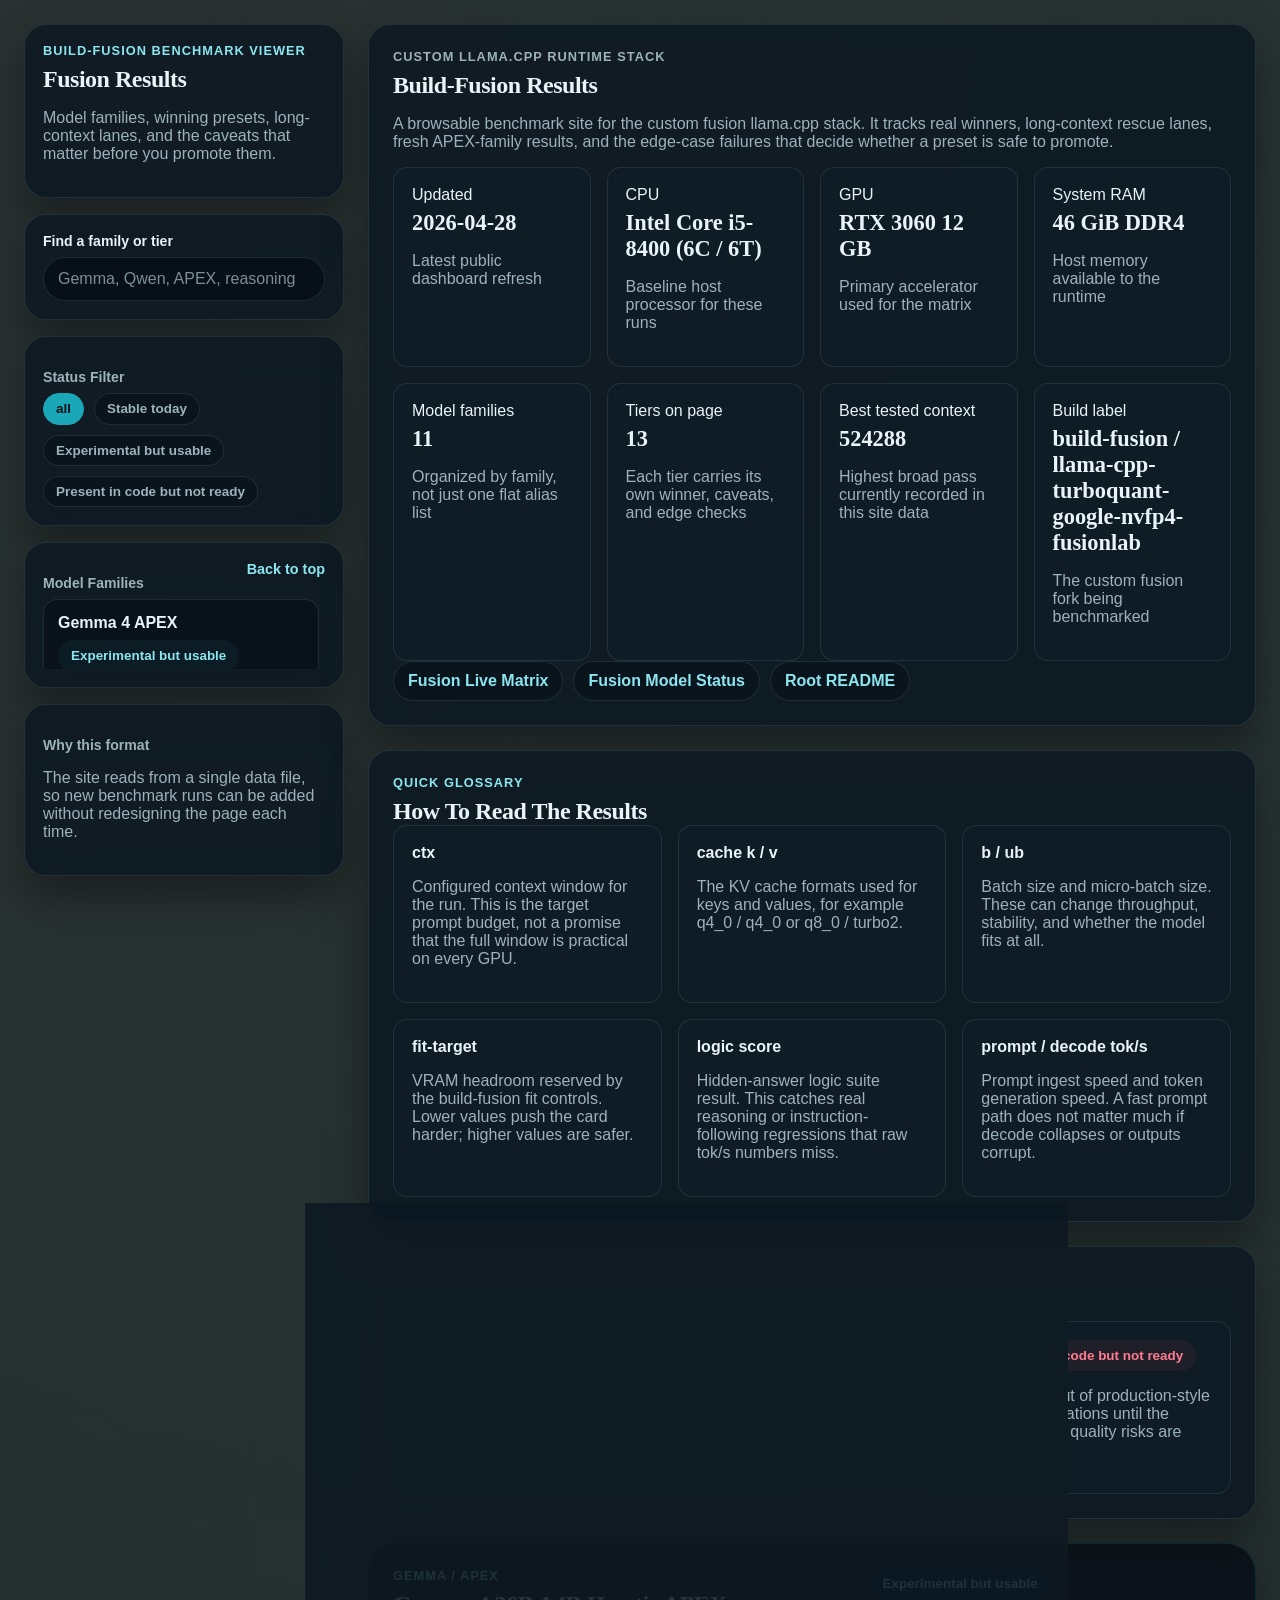
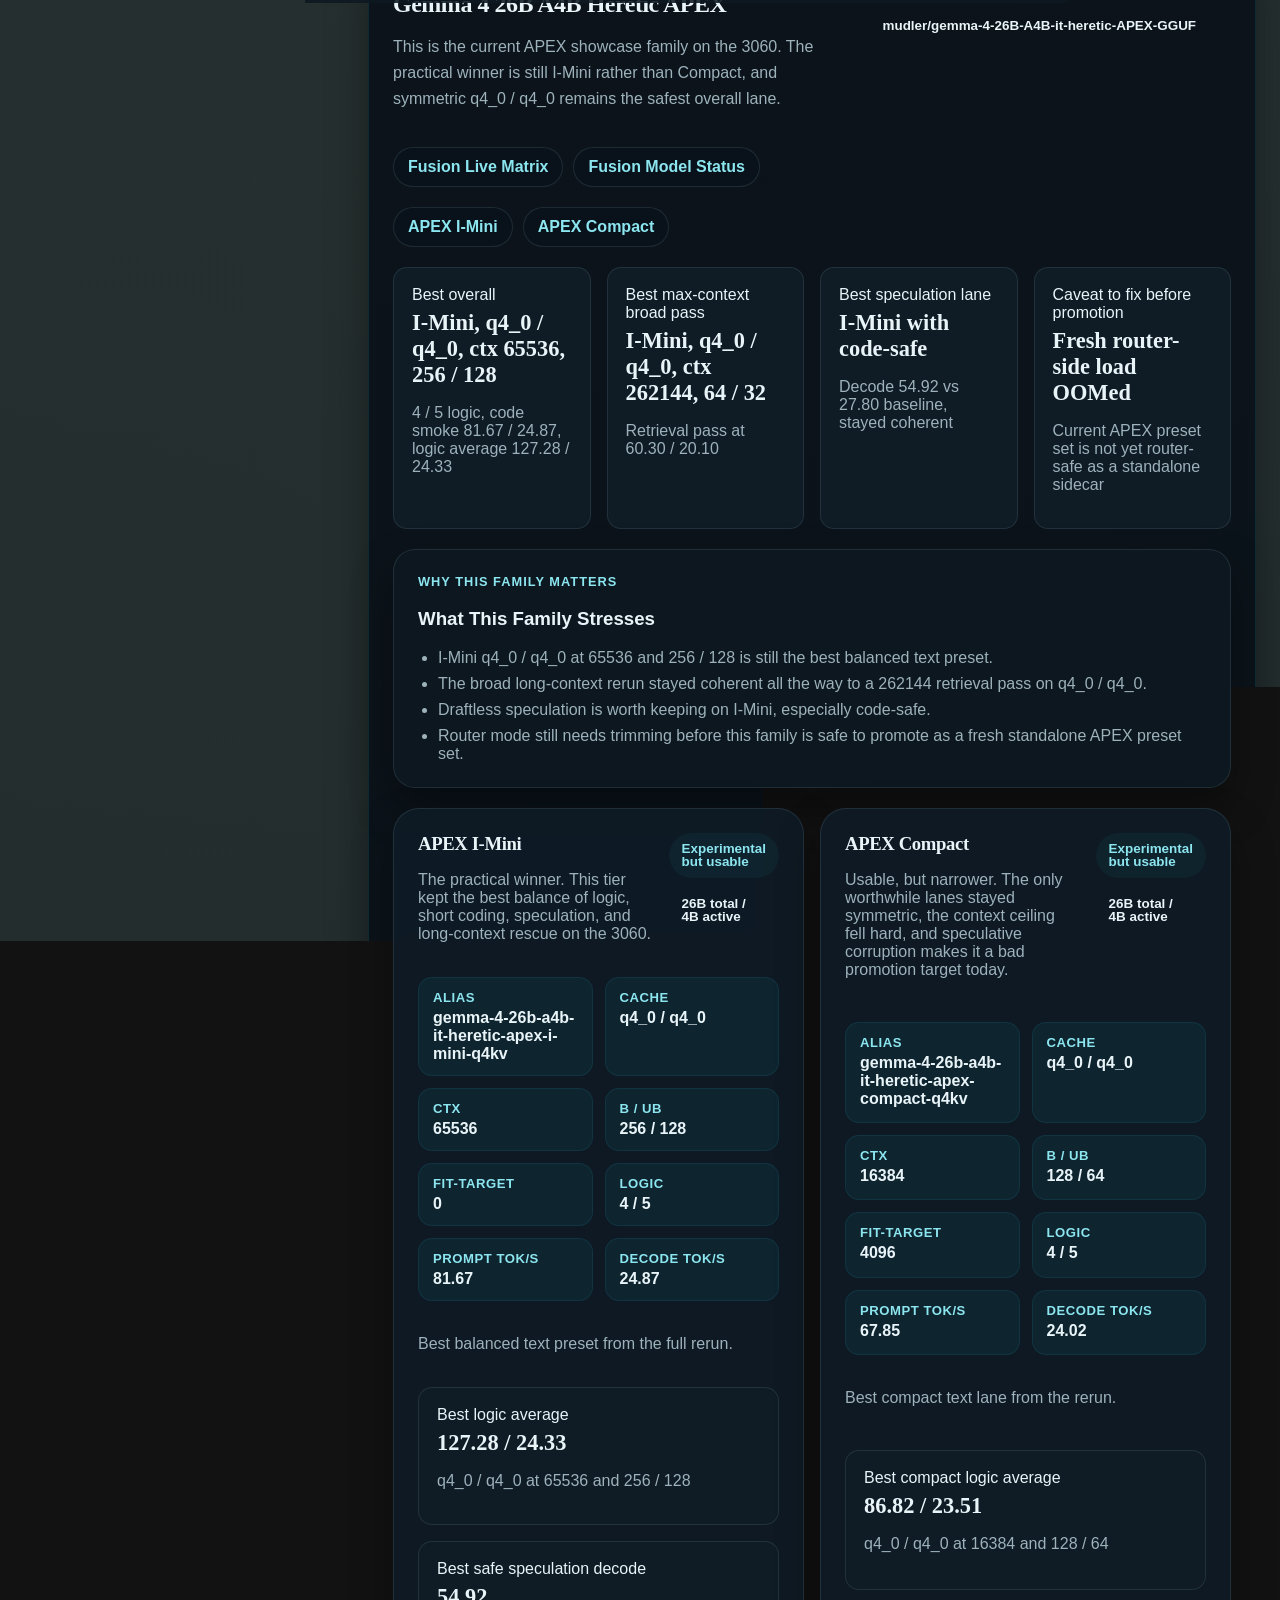
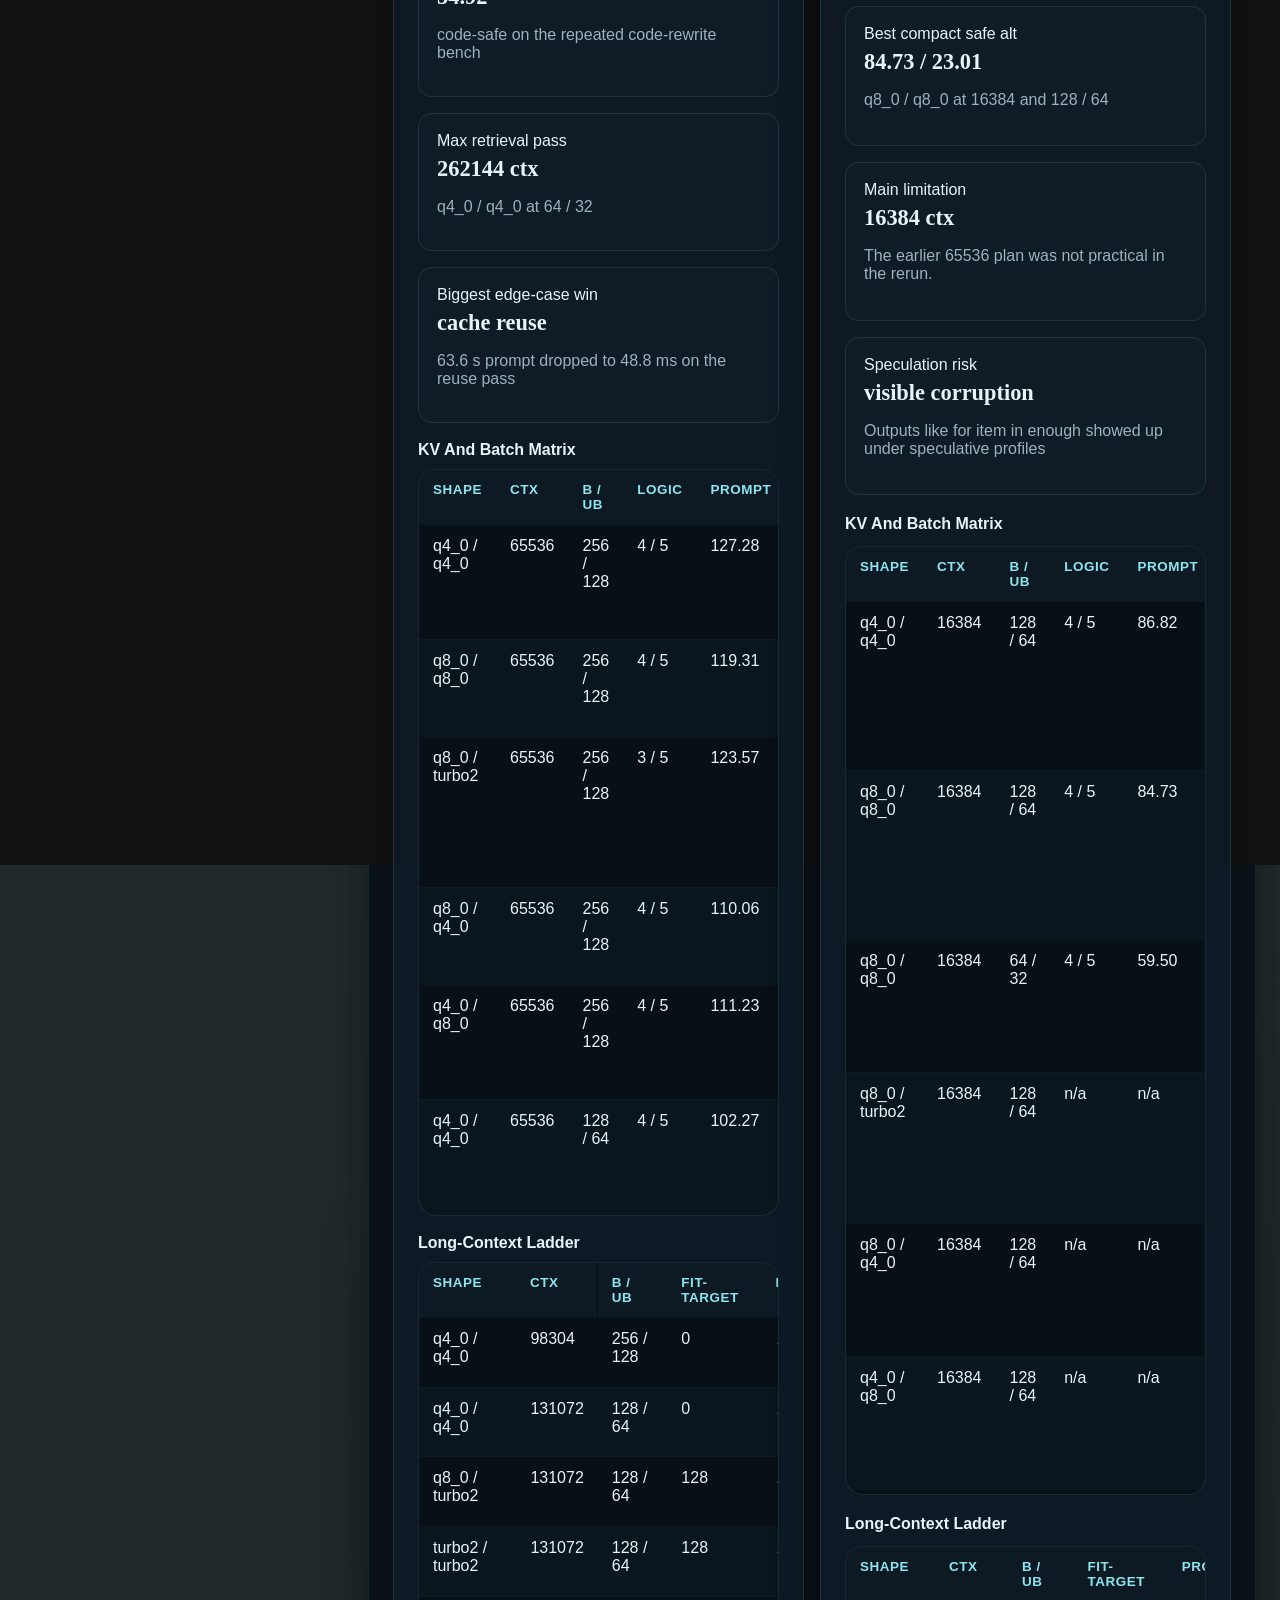
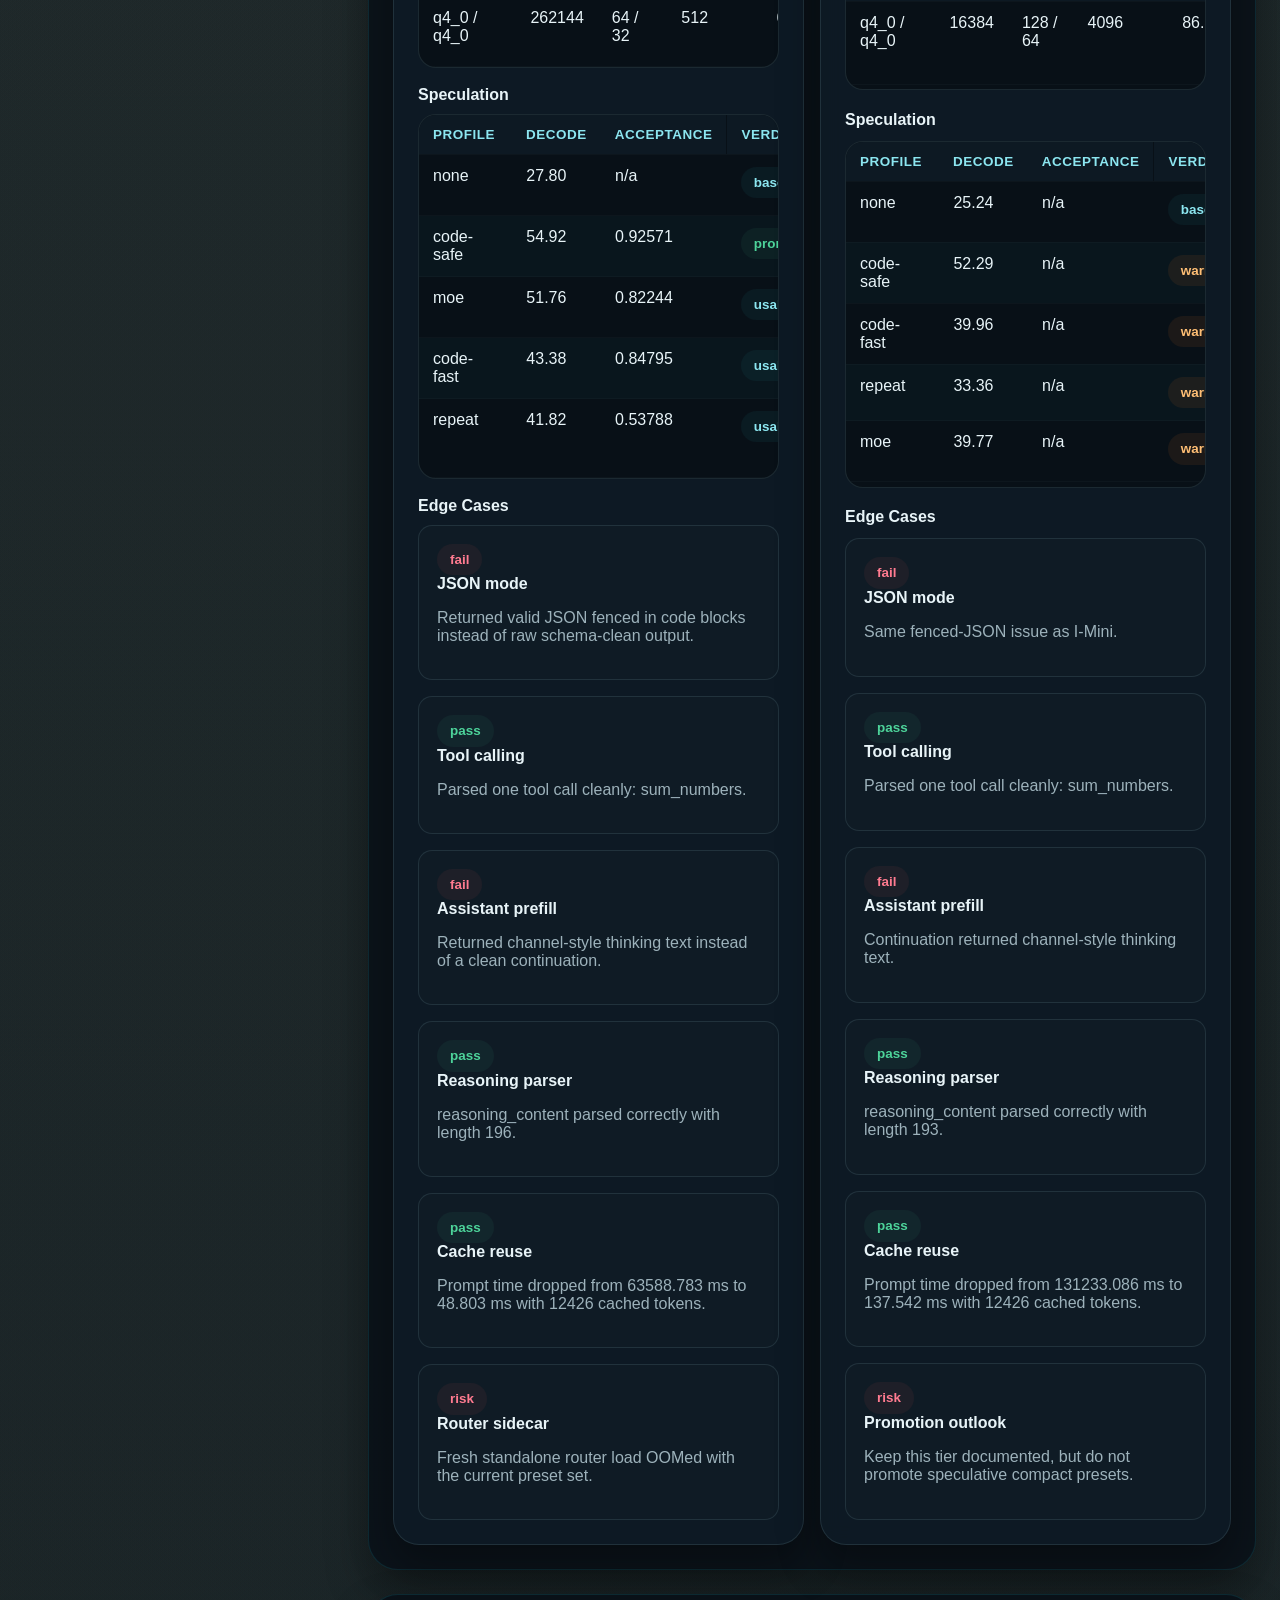
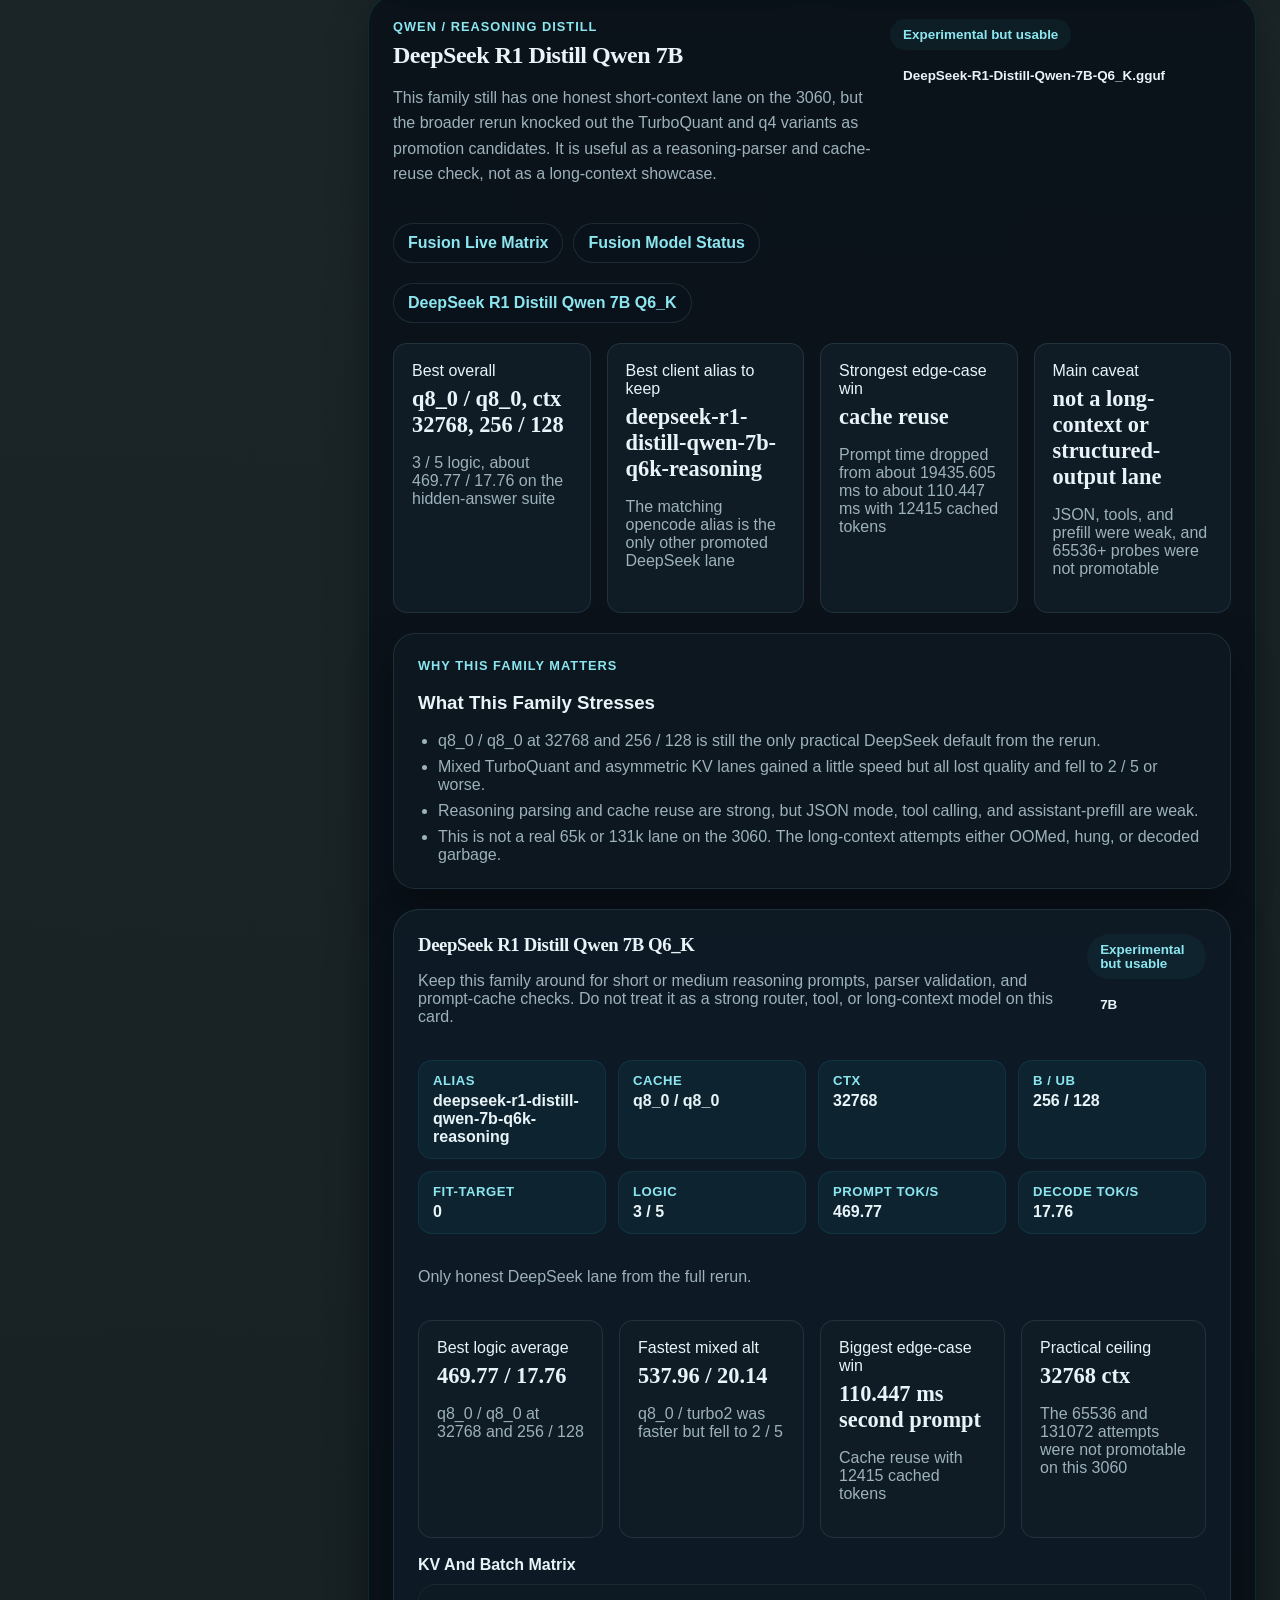
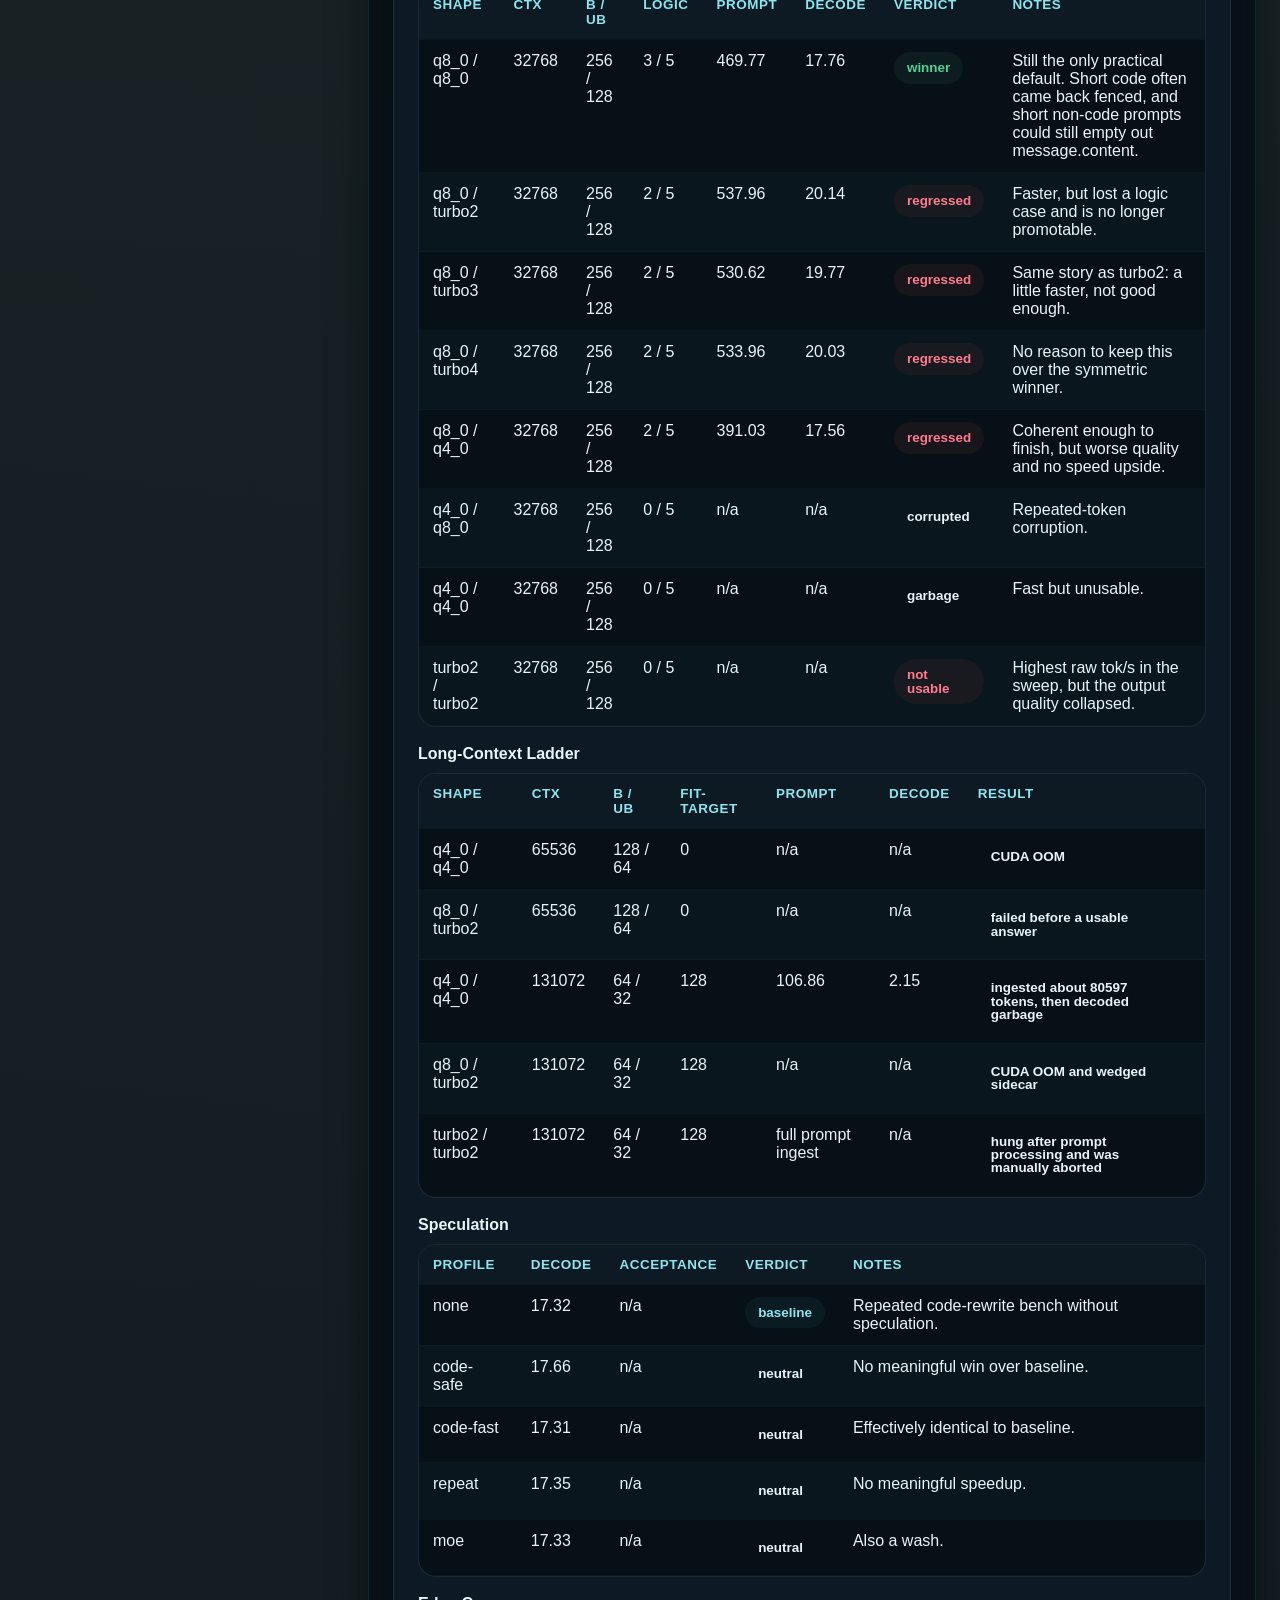
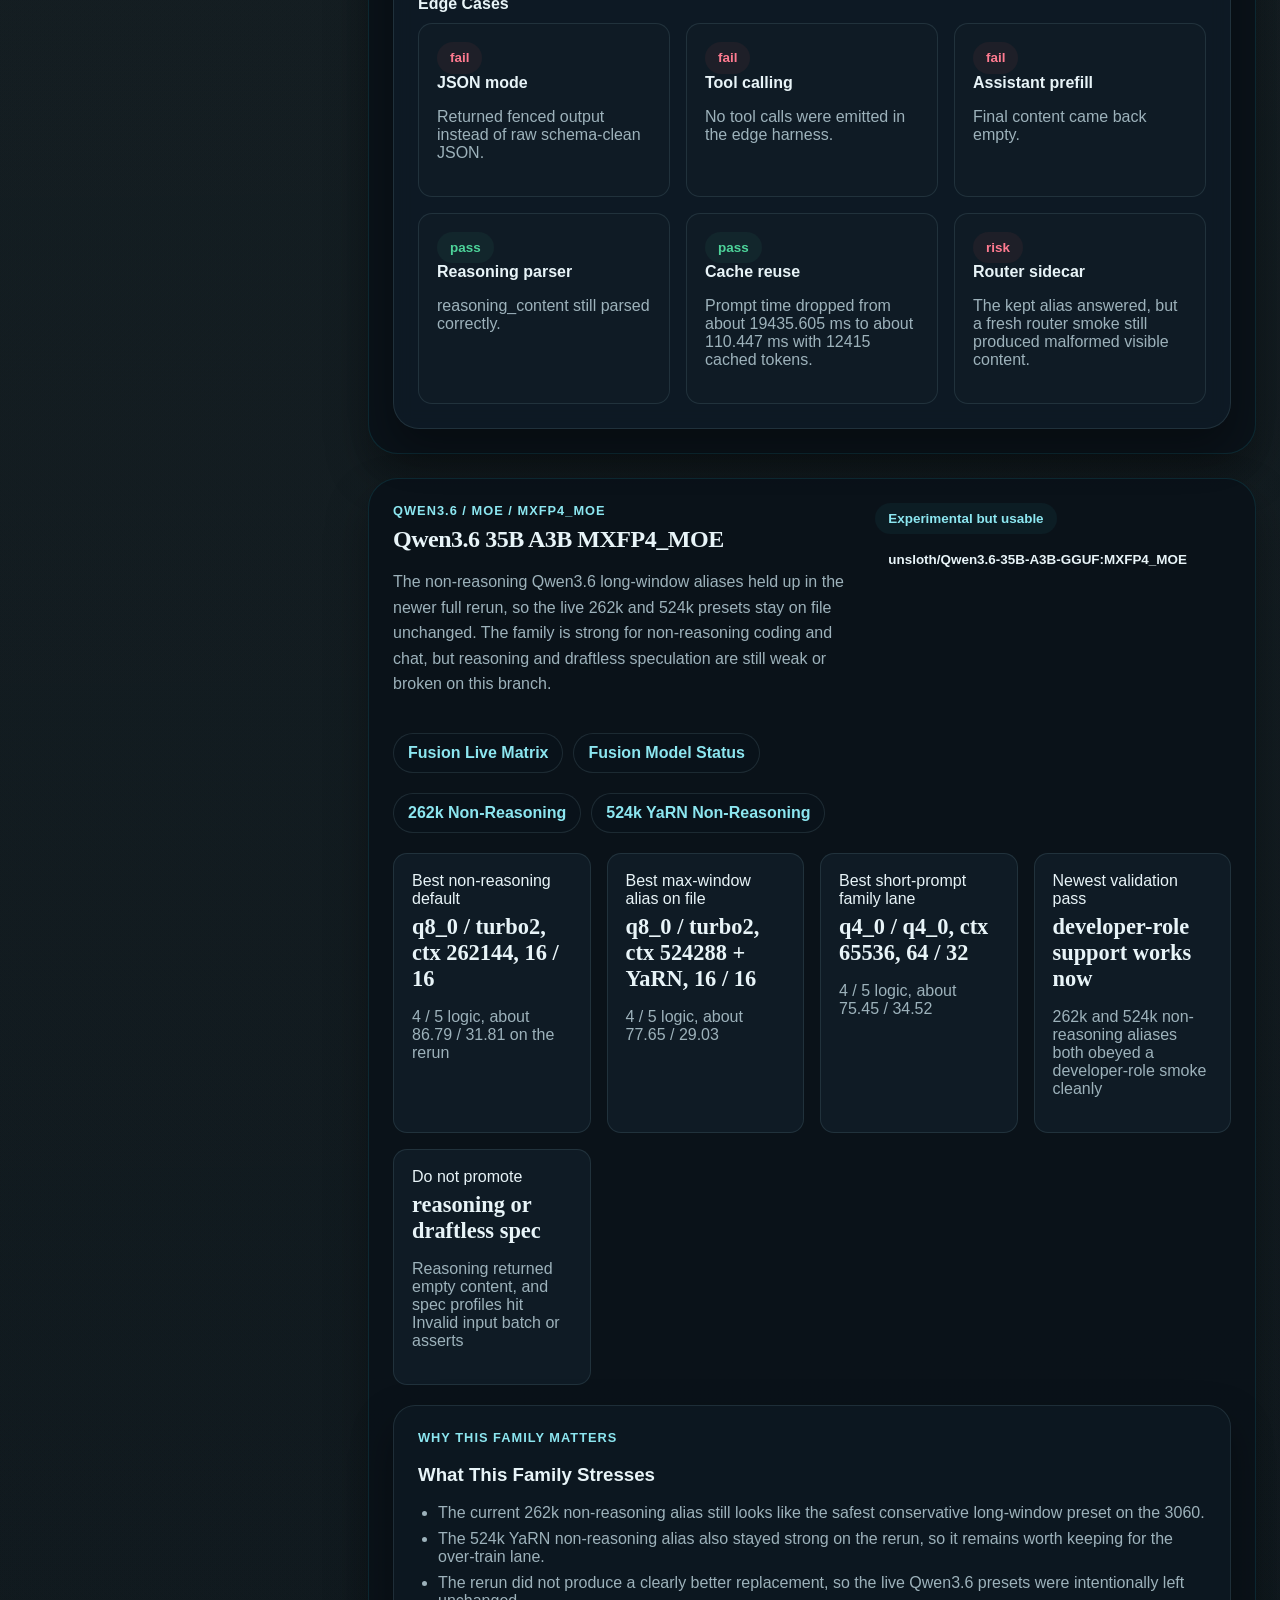
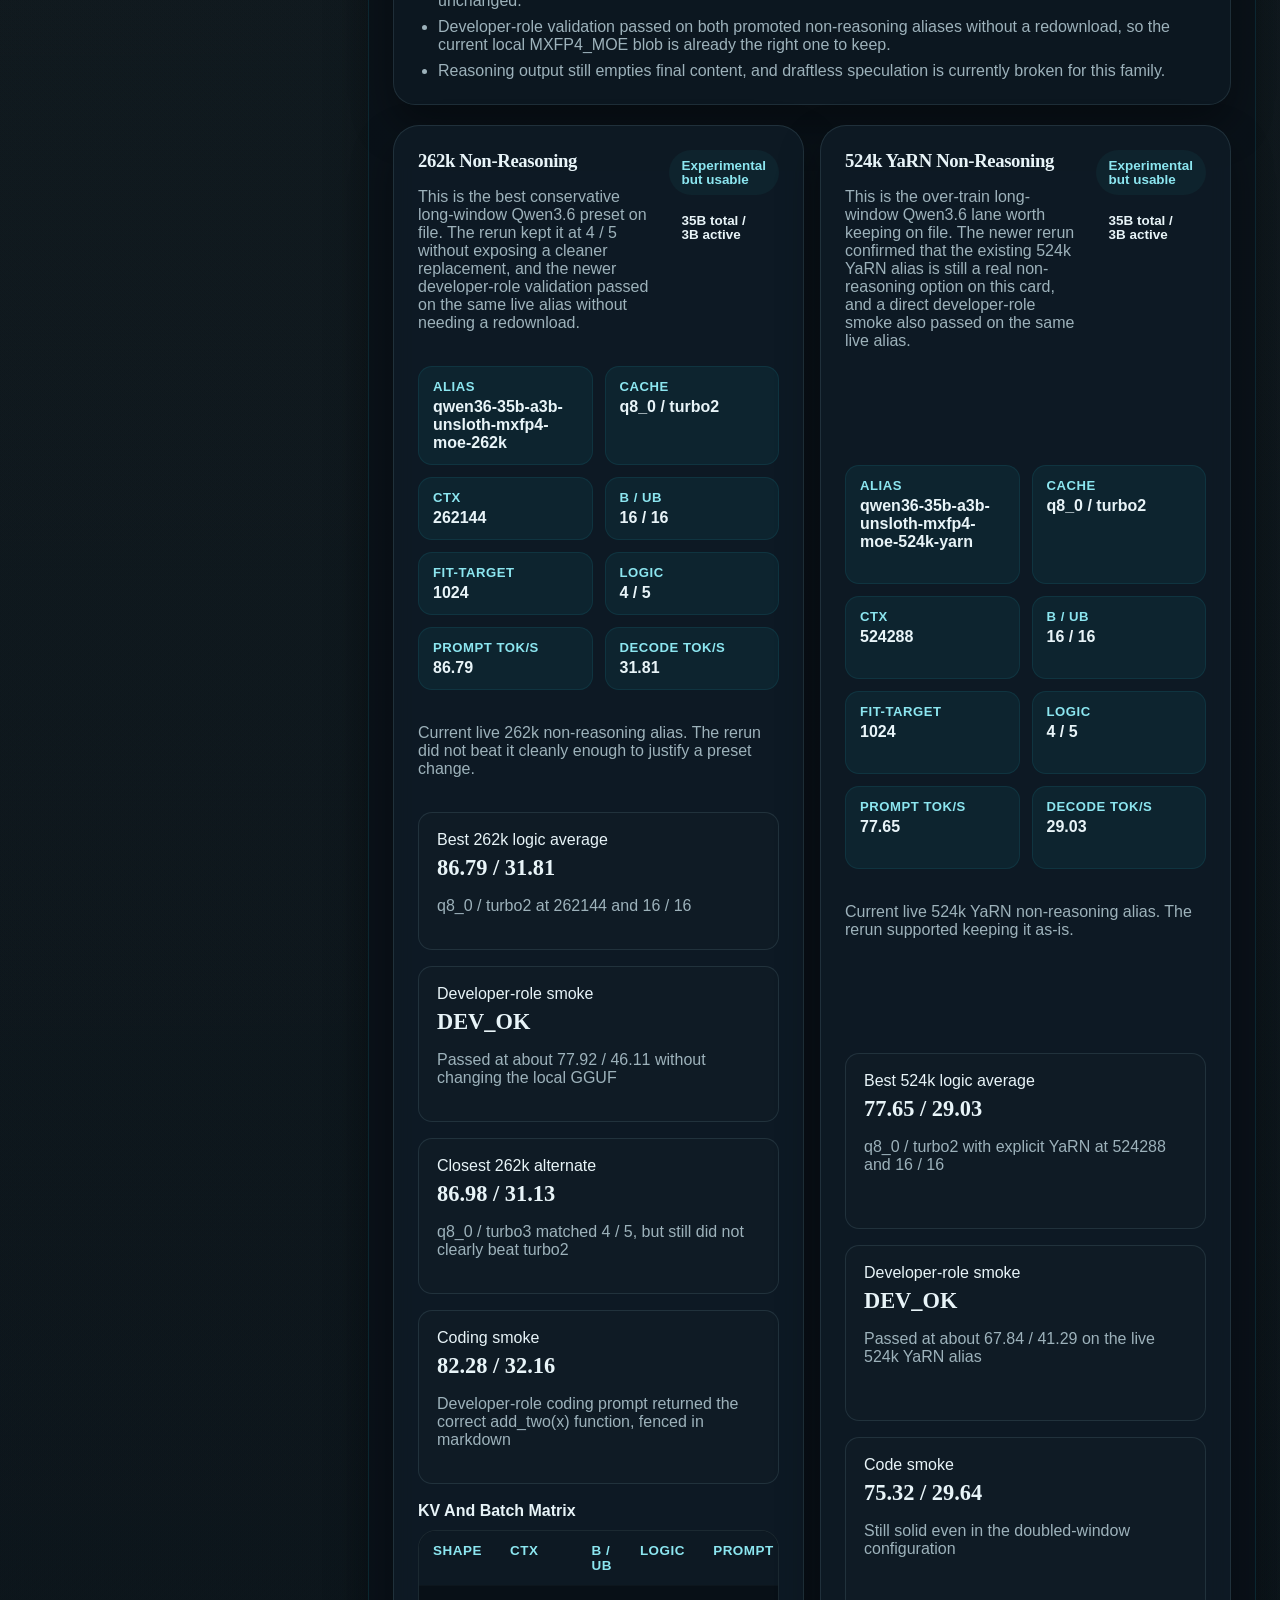
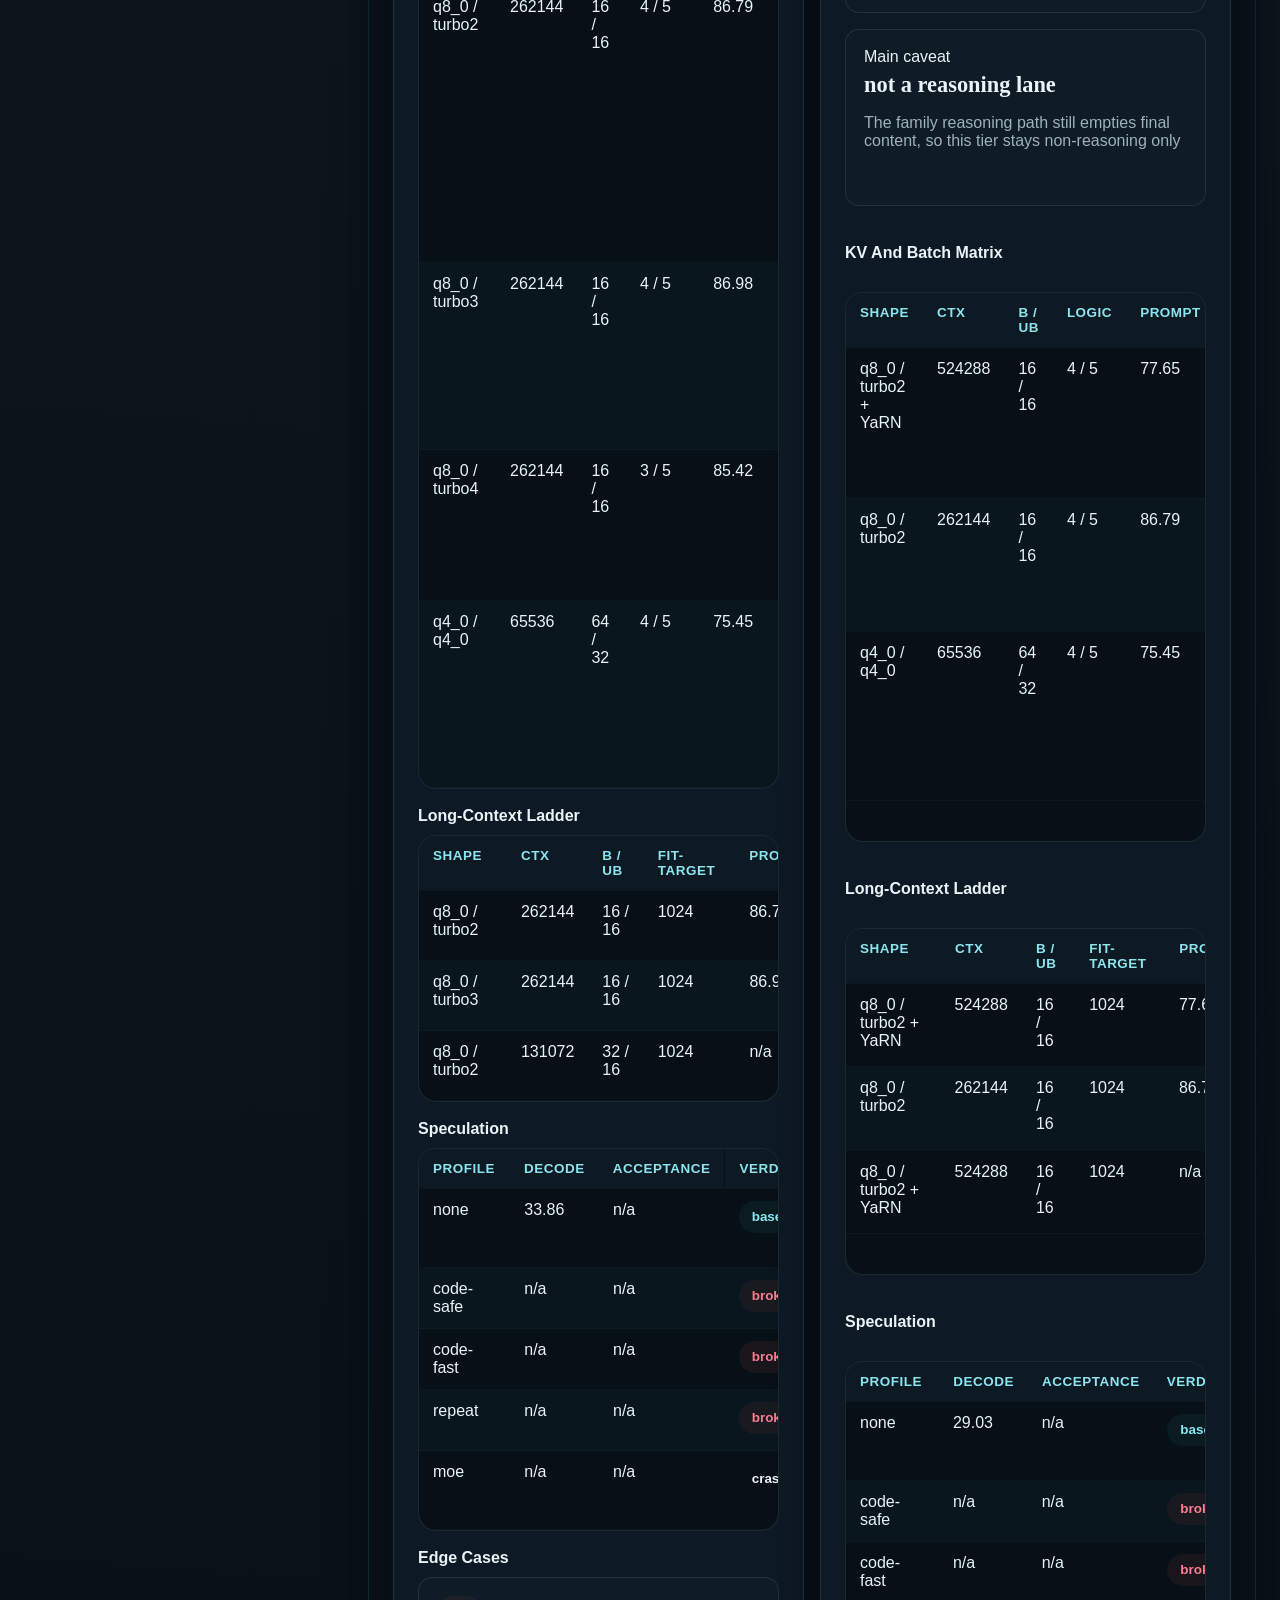
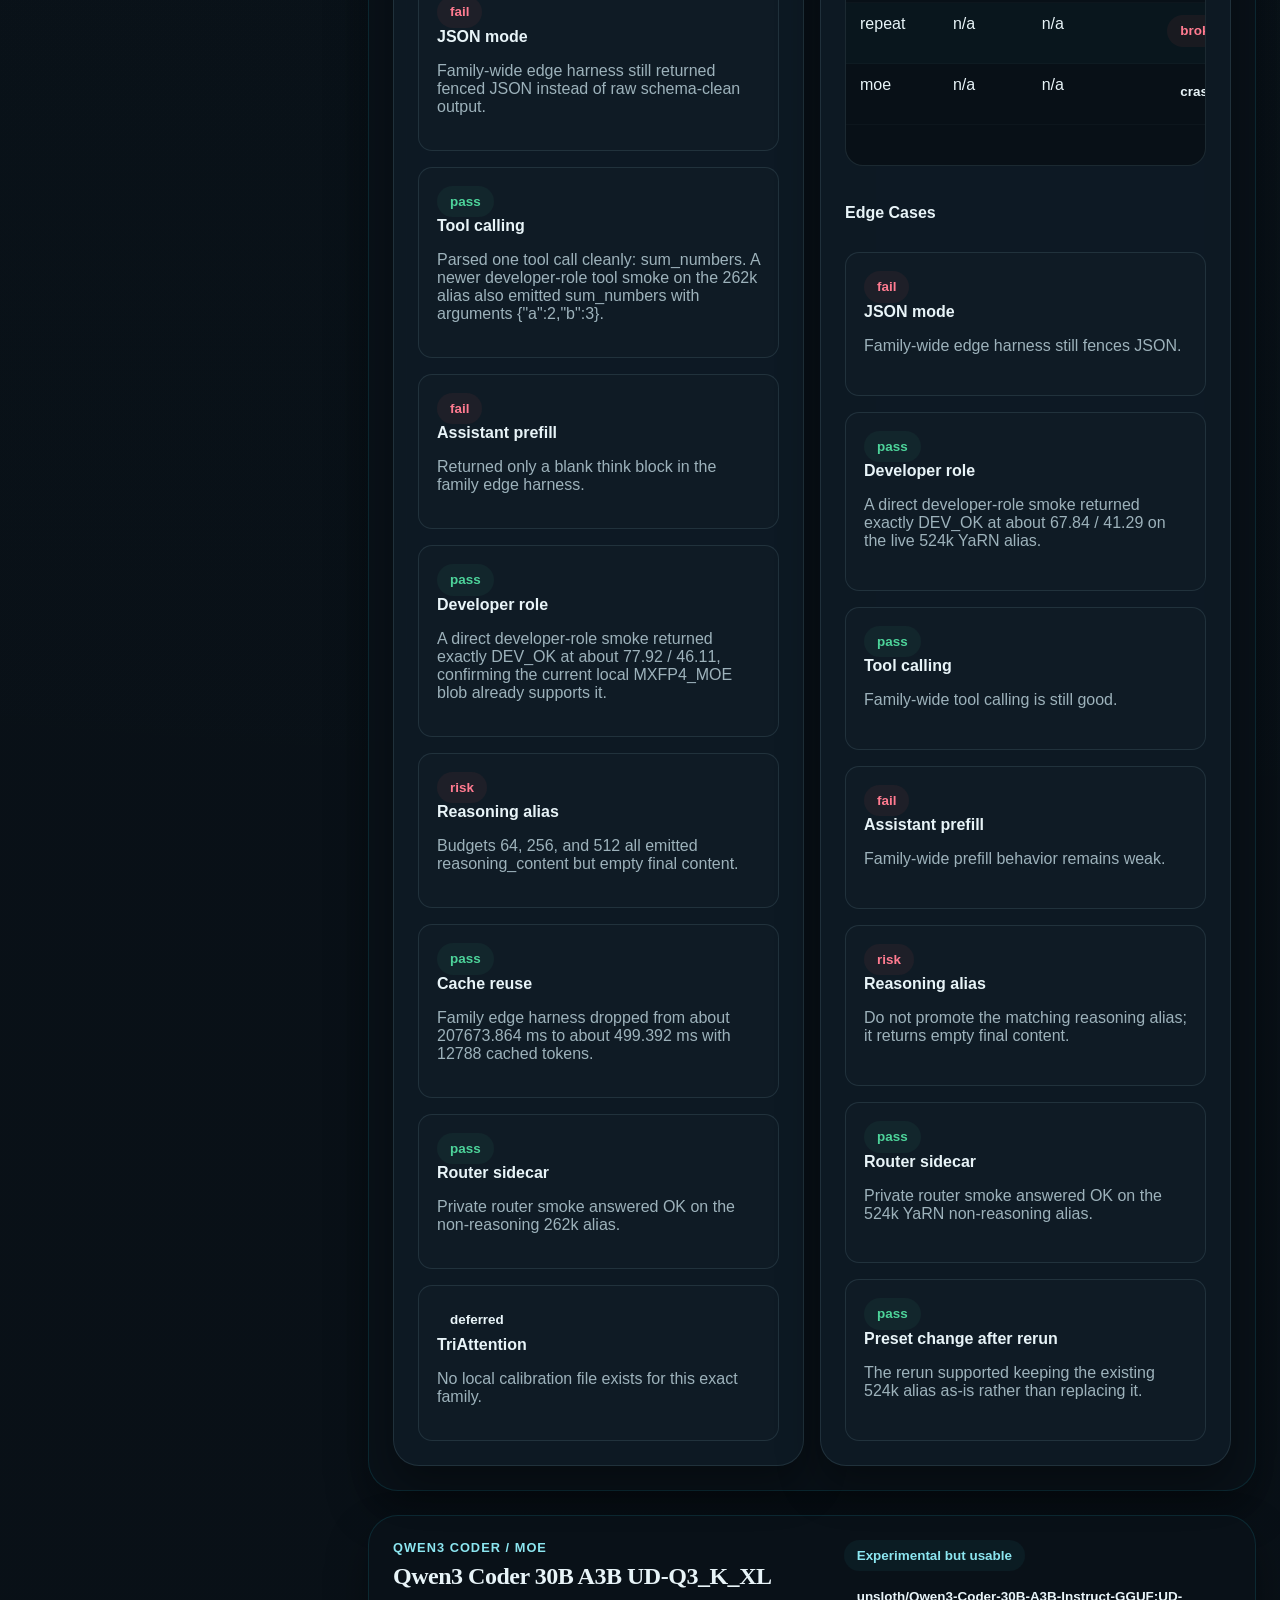
<file: index.html>
<!DOCTYPE html>
<html lang="en">
<head>
  <meta charset="UTF-8">
  <meta name="viewport" content="width=device-width, initial-scale=1.0">
  <meta http-equiv="Content-Security-Policy" content="default-src 'self'; script-src 'self'; style-src 'self'; img-src 'self' data:; font-src 'self' data:; object-src 'none'; base-uri 'self'; form-action 'none'; frame-ancestors 'none'; upgrade-insecure-requests">
  <meta name="referrer" content="strict-origin-when-cross-origin">
  <meta name="color-scheme" content="dark">
  <title>Build-Fusion Results</title>
  <link rel="stylesheet" href="./styles.css">
</head>
<body>
  <div class="page-shell">
    <aside class="sidebar">
      <div class="brand-block">
        <p class="eyebrow">build-fusion benchmark viewer</p>
        <h1>Fusion Results</h1>
        <p class="sidebar-copy">
          Model families, winning presets, long-context lanes, and the caveats
          that matter before you promote them.
        </p>
      </div>

      <label class="search-panel" for="family-search">
        <span>Find a family or tier</span>
        <input id="family-search" type="search" placeholder="Gemma, Qwen, APEX, reasoning...">
      </label>

      <section class="filter-panel" aria-labelledby="status-filter-label">
        <p id="status-filter-label" class="panel-title">Status Filter</p>
        <div id="status-filters" class="filter-row"></div>
      </section>

      <section class="nav-panel" aria-labelledby="family-nav-label">
        <div class="panel-header">
          <p id="family-nav-label" class="panel-title">Model Families</p>
          <a href="#overview" class="mini-link">Back to top</a>
        </div>
        <nav id="family-nav" class="family-nav"></nav>
      </section>

      <section class="sidebar-note">
        <p class="panel-title">Why this format</p>
        <p>
          The site reads from a single data file, so new benchmark runs can be
          added without redesigning the page each time.
        </p>
      </section>
    </aside>

    <main class="content">
      <header class="hero card" id="overview">
        <div class="hero-copy">
          <p class="eyebrow">custom llama.cpp runtime stack</p>
          <h2 id="hero-title">Build-Fusion Results</h2>
          <p id="hero-summary"></p>
        </div>
        <div id="summary-cards" class="summary-grid"></div>
        <div id="hero-links" class="hero-links"></div>
      </header>

      <section class="card glossary-card" aria-labelledby="glossary-title">
        <div class="section-head">
          <div>
            <p class="eyebrow">quick glossary</p>
            <h2 id="glossary-title">How To Read The Results</h2>
          </div>
        </div>
        <div id="glossary-grid" class="glossary-grid"></div>
      </section>

      <section class="card methodology-card" aria-labelledby="method-title">
        <div class="section-head">
          <div>
            <p class="eyebrow">reporting rules</p>
            <h2 id="method-title">Status Buckets Used On This Site</h2>
          </div>
        </div>
        <div id="status-guide" class="status-guide"></div>
      </section>

      <section id="family-sections" class="family-sections"></section>
    </main>
  </div>

  <noscript>
    <div class="noscript-banner">
      This results site needs JavaScript enabled to render the benchmark data.
    </div>
  </noscript>

  <script src="./results-data.js"></script>
  <script src="./app.js"></script>
</body>
</html>
</file>
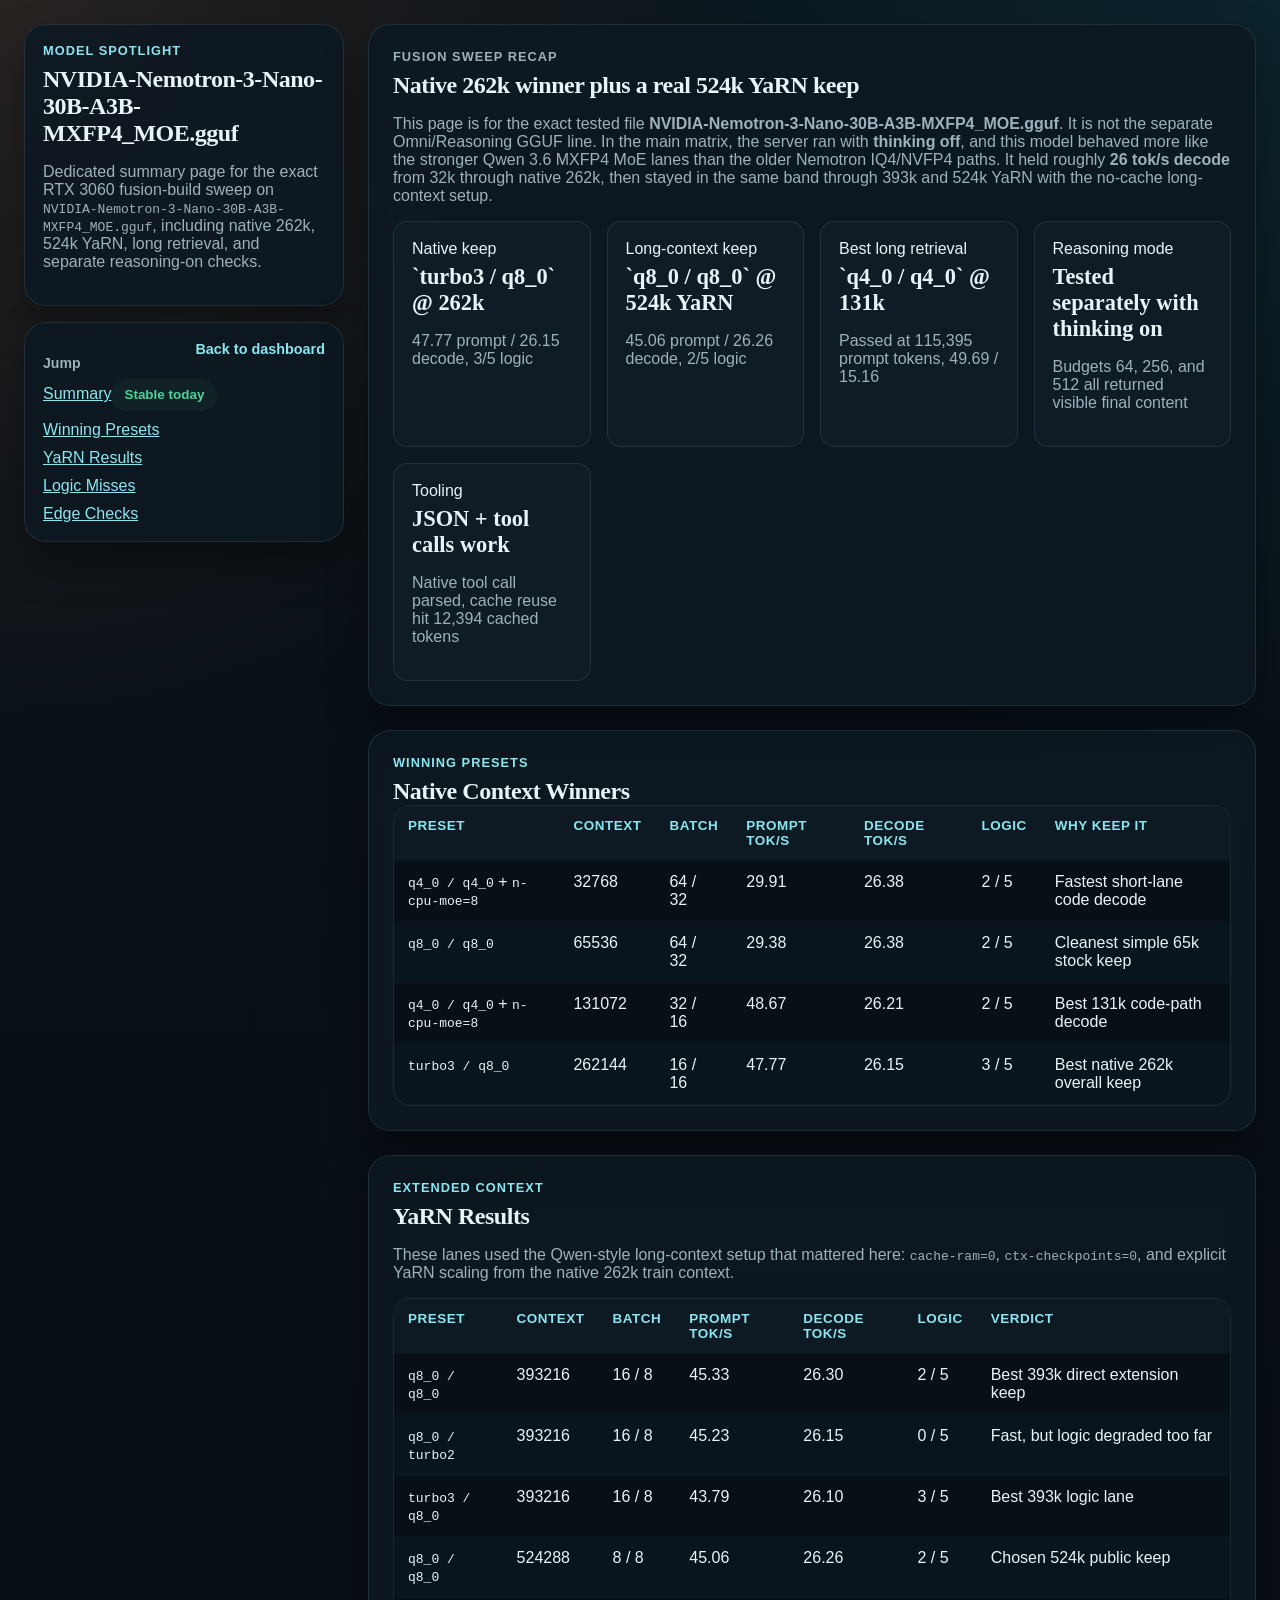
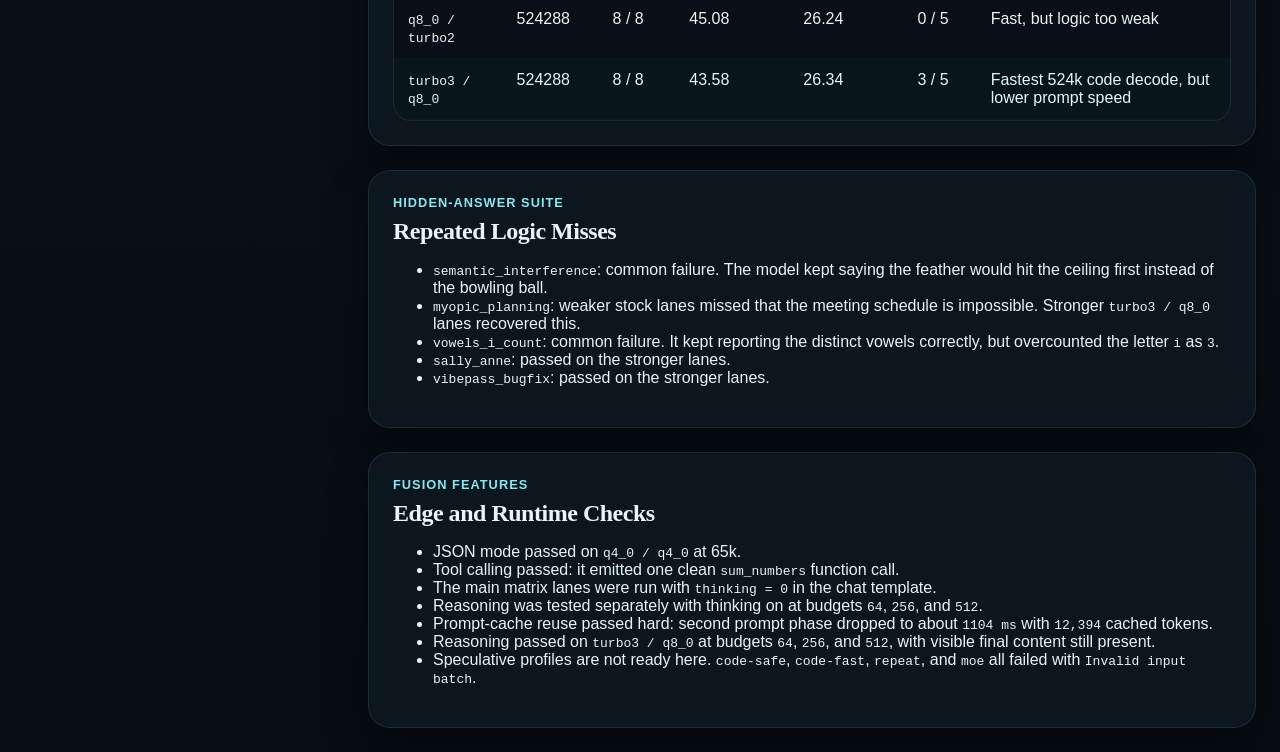
<file: nemotron-3-nano-30b-a3b-mxfp4-moe.html>
<!DOCTYPE html>
<html lang="en">
<head>
  <meta charset="UTF-8">
  <meta name="viewport" content="width=device-width, initial-scale=1.0">
  <meta http-equiv="Content-Security-Policy" content="default-src 'self'; style-src 'self'; img-src 'self' data:; object-src 'none'; base-uri 'self'; form-action 'none'; frame-ancestors 'none'; upgrade-insecure-requests">
  <meta name="referrer" content="strict-origin-when-cross-origin">
  <meta name="color-scheme" content="dark">
  <title>NVIDIA-Nemotron-3-Nano-30B-A3B-MXFP4_MOE.gguf</title>
  <link rel="stylesheet" href="./styles.css">
</head>
<body>
  <div class="page-shell">
    <aside class="sidebar">
      <div class="brand-block">
        <p class="eyebrow">model spotlight</p>
        <h1>NVIDIA-Nemotron-3-Nano-30B-A3B-MXFP4_MOE.gguf</h1>
        <p class="sidebar-copy">
          Dedicated summary page for the exact RTX 3060 fusion-build sweep on <code>NVIDIA-Nemotron-3-Nano-30B-A3B-MXFP4_MOE.gguf</code>, including native 262k, 524k YaRN, long retrieval, and separate reasoning-on checks.
        </p>
      </div>
      <section class="nav-panel">
        <div class="panel-header">
          <p class="panel-title">Jump</p>
          <a href="./index.html" class="mini-link">Back to dashboard</a>
        </div>
        <nav class="family-nav">
          <a class="family-link" href="#summary"><span>Summary</span><span class="nav-badge status-stable-today">Stable today</span></a>
          <a class="family-link" href="#winners"><span>Winning Presets</span></a>
          <a class="family-link" href="#yarn"><span>YaRN Results</span></a>
          <a class="family-link" href="#logic"><span>Logic Misses</span></a>
          <a class="family-link" href="#edge"><span>Edge Checks</span></a>
        </nav>
      </section>
    </aside>

    <main class="content">
      <section class="card hero" id="summary">
        <div class="hero-copy">
          <p class="eyebrow">Fusion sweep recap</p>
          <h2>Native 262k winner plus a real 524k YaRN keep</h2>
          <p>
            This page is for the exact tested file <strong>NVIDIA-Nemotron-3-Nano-30B-A3B-MXFP4_MOE.gguf</strong>. It is not the separate Omni/Reasoning GGUF line. In the main matrix, the server ran with <strong>thinking off</strong>, and this model behaved more like the stronger Qwen 3.6 MXFP4 MoE lanes than the older Nemotron IQ4/NVFP4 paths. It held roughly <strong>26 tok/s decode</strong> from 32k through native 262k, then stayed in the same band through 393k and 524k YaRN with the no-cache long-context setup.
          </p>
        </div>
        <div class="summary-grid">
          <article class="summary-card">
            <span>Native keep</span>
            <strong>`turbo3 / q8_0` @ 262k</strong>
            <p class="muted">47.77 prompt / 26.15 decode, 3/5 logic</p>
          </article>
          <article class="summary-card">
            <span>Long-context keep</span>
            <strong>`q8_0 / q8_0` @ 524k YaRN</strong>
            <p class="muted">45.06 prompt / 26.26 decode, 2/5 logic</p>
          </article>
          <article class="summary-card">
            <span>Best long retrieval</span>
            <strong>`q4_0 / q4_0` @ 131k</strong>
            <p class="muted">Passed at 115,395 prompt tokens, 49.69 / 15.16</p>
          </article>
          <article class="summary-card">
            <span>Reasoning mode</span>
            <strong>Tested separately with thinking on</strong>
            <p class="muted">Budgets 64, 256, and 512 all returned visible final content</p>
          </article>
          <article class="summary-card">
            <span>Tooling</span>
            <strong>JSON + tool calls work</strong>
            <p class="muted">Native tool call parsed, cache reuse hit 12,394 cached tokens</p>
          </article>
        </div>
      </section>

      <section class="card" id="winners">
        <div class="section-head">
          <div>
            <p class="eyebrow">Winning presets</p>
            <h2>Native Context Winners</h2>
          </div>
        </div>
        <div class="table-wrap">
          <table>
            <thead>
              <tr>
                <th>Preset</th>
                <th>Context</th>
                <th>Batch</th>
                <th>Prompt tok/s</th>
                <th>Decode tok/s</th>
                <th>Logic</th>
                <th>Why keep it</th>
              </tr>
            </thead>
            <tbody>
              <tr>
                <td><code>q4_0 / q4_0</code> + <code>n-cpu-moe=8</code></td>
                <td>32768</td>
                <td>64 / 32</td>
                <td>29.91</td>
                <td>26.38</td>
                <td>2 / 5</td>
                <td>Fastest short-lane code decode</td>
              </tr>
              <tr>
                <td><code>q8_0 / q8_0</code></td>
                <td>65536</td>
                <td>64 / 32</td>
                <td>29.38</td>
                <td>26.38</td>
                <td>2 / 5</td>
                <td>Cleanest simple 65k stock keep</td>
              </tr>
              <tr>
                <td><code>q4_0 / q4_0</code> + <code>n-cpu-moe=8</code></td>
                <td>131072</td>
                <td>32 / 16</td>
                <td>48.67</td>
                <td>26.21</td>
                <td>2 / 5</td>
                <td>Best 131k code-path decode</td>
              </tr>
              <tr>
                <td><code>turbo3 / q8_0</code></td>
                <td>262144</td>
                <td>16 / 16</td>
                <td>47.77</td>
                <td>26.15</td>
                <td>3 / 5</td>
                <td>Best native 262k overall keep</td>
              </tr>
            </tbody>
          </table>
        </div>
      </section>

      <section class="card" id="yarn">
        <div class="section-head">
          <div>
            <p class="eyebrow">Extended context</p>
            <h2>YaRN Results</h2>
          </div>
        </div>
        <p class="muted">
          These lanes used the Qwen-style long-context setup that mattered here: <code>cache-ram=0</code>, <code>ctx-checkpoints=0</code>, and explicit YaRN scaling from the native 262k train context.
        </p>
        <div class="table-wrap">
          <table>
            <thead>
              <tr>
                <th>Preset</th>
                <th>Context</th>
                <th>Batch</th>
                <th>Prompt tok/s</th>
                <th>Decode tok/s</th>
                <th>Logic</th>
                <th>Verdict</th>
              </tr>
            </thead>
            <tbody>
              <tr>
                <td><code>q8_0 / q8_0</code></td>
                <td>393216</td>
                <td>16 / 8</td>
                <td>45.33</td>
                <td>26.30</td>
                <td>2 / 5</td>
                <td>Best 393k direct extension keep</td>
              </tr>
              <tr>
                <td><code>q8_0 / turbo2</code></td>
                <td>393216</td>
                <td>16 / 8</td>
                <td>45.23</td>
                <td>26.15</td>
                <td>0 / 5</td>
                <td>Fast, but logic degraded too far</td>
              </tr>
              <tr>
                <td><code>turbo3 / q8_0</code></td>
                <td>393216</td>
                <td>16 / 8</td>
                <td>43.79</td>
                <td>26.10</td>
                <td>3 / 5</td>
                <td>Best 393k logic lane</td>
              </tr>
              <tr>
                <td><code>q8_0 / q8_0</code></td>
                <td>524288</td>
                <td>8 / 8</td>
                <td>45.06</td>
                <td>26.26</td>
                <td>2 / 5</td>
                <td>Chosen 524k public keep</td>
              </tr>
              <tr>
                <td><code>q8_0 / turbo2</code></td>
                <td>524288</td>
                <td>8 / 8</td>
                <td>45.08</td>
                <td>26.24</td>
                <td>0 / 5</td>
                <td>Fast, but logic too weak</td>
              </tr>
              <tr>
                <td><code>turbo3 / q8_0</code></td>
                <td>524288</td>
                <td>8 / 8</td>
                <td>43.58</td>
                <td>26.34</td>
                <td>3 / 5</td>
                <td>Fastest 524k code decode, but lower prompt speed</td>
              </tr>
            </tbody>
          </table>
        </div>
      </section>

      <section class="card" id="logic">
        <div class="section-head">
          <div>
            <p class="eyebrow">Hidden-answer suite</p>
            <h2>Repeated Logic Misses</h2>
          </div>
        </div>
        <ul>
          <li><code>semantic_interference</code>: common failure. The model kept saying the feather would hit the ceiling first instead of the bowling ball.</li>
          <li><code>myopic_planning</code>: weaker stock lanes missed that the meeting schedule is impossible. Stronger <code>turbo3 / q8_0</code> lanes recovered this.</li>
          <li><code>vowels_i_count</code>: common failure. It kept reporting the distinct vowels correctly, but overcounted the letter <code>i</code> as <code>3</code>.</li>
          <li><code>sally_anne</code>: passed on the stronger lanes.</li>
          <li><code>vibepass_bugfix</code>: passed on the stronger lanes.</li>
        </ul>
      </section>

      <section class="card" id="edge">
        <div class="section-head">
          <div>
            <p class="eyebrow">Fusion features</p>
            <h2>Edge and Runtime Checks</h2>
          </div>
        </div>
        <ul>
          <li>JSON mode passed on <code>q4_0 / q4_0</code> at 65k.</li>
          <li>Tool calling passed: it emitted one clean <code>sum_numbers</code> function call.</li>
          <li>The main matrix lanes were run with <code>thinking = 0</code> in the chat template.</li>
          <li>Reasoning was tested separately with thinking on at budgets <code>64</code>, <code>256</code>, and <code>512</code>.</li>
          <li>Prompt-cache reuse passed hard: second prompt phase dropped to about <code>1104 ms</code> with <code>12,394</code> cached tokens.</li>
          <li>Reasoning passed on <code>turbo3 / q8_0</code> at budgets <code>64</code>, <code>256</code>, and <code>512</code>, with visible final content still present.</li>
          <li>Speculative profiles are not ready here. <code>code-safe</code>, <code>code-fast</code>, <code>repeat</code>, and <code>moe</code> all failed with <code>Invalid input batch</code>.</li>
        </ul>
      </section>
    </main>
  </div>
</body>
</html>
</file>
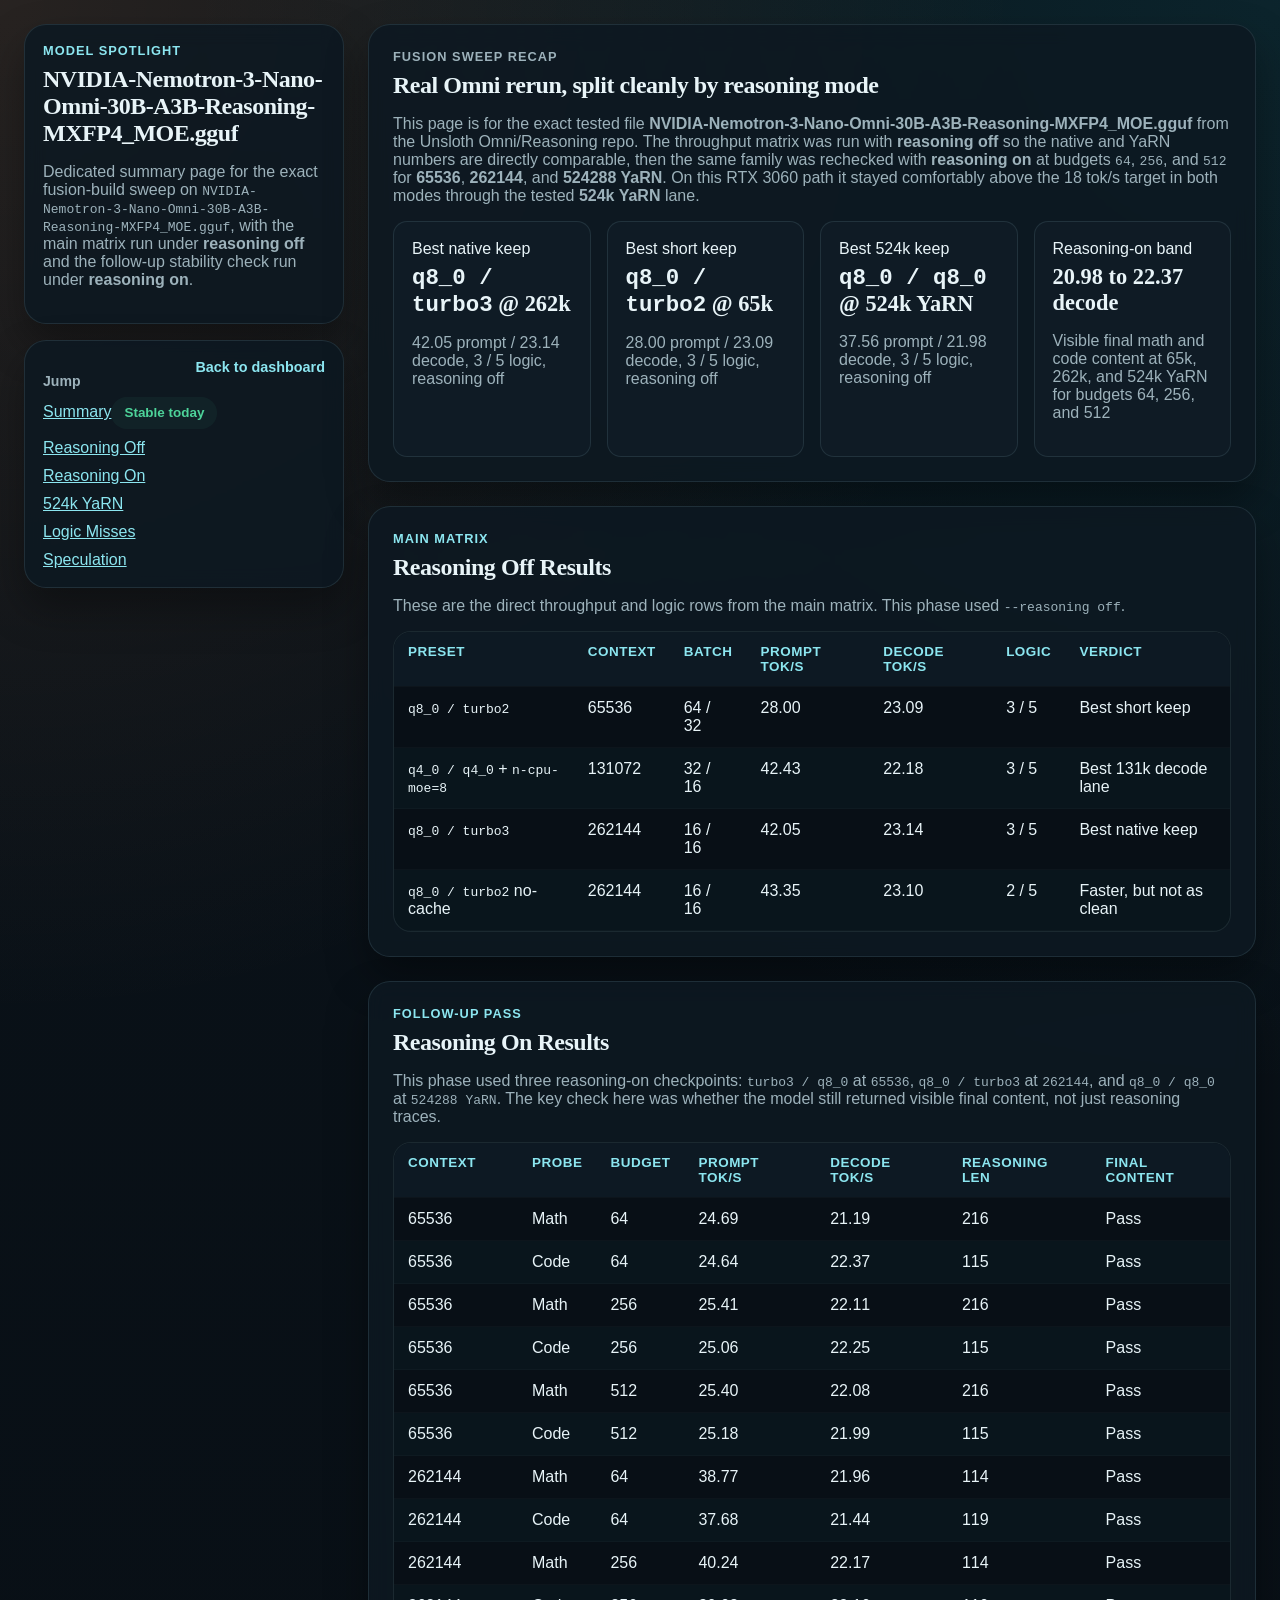
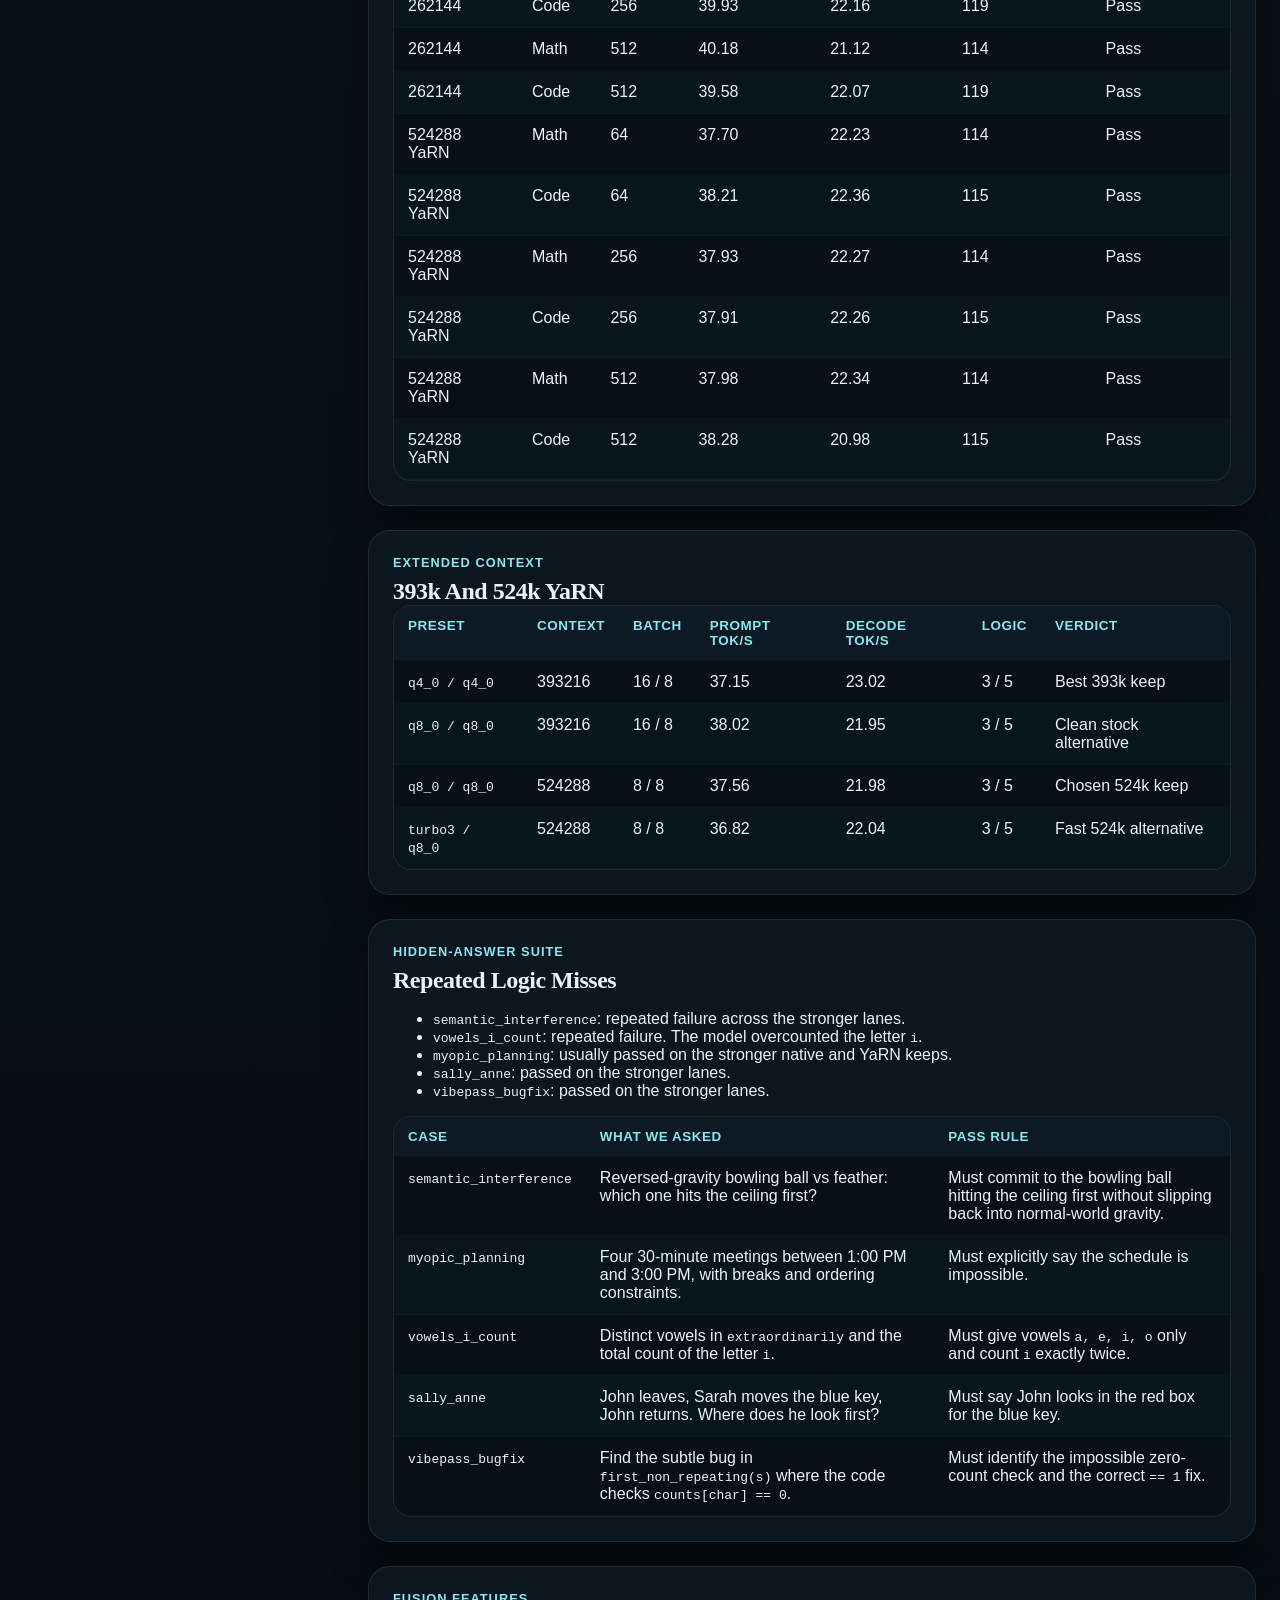
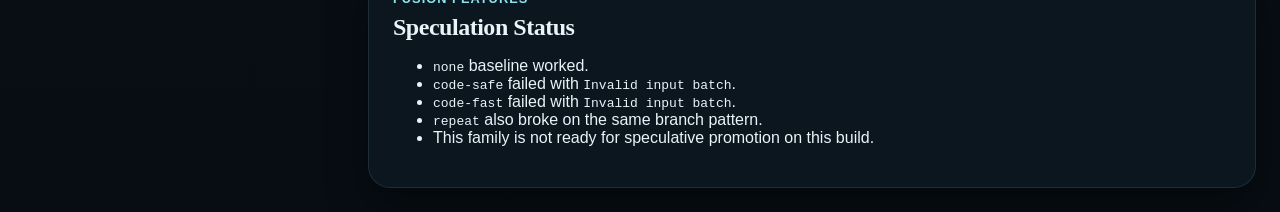
<file: nemotron-3-nano-omni-30b-a3b-reasoning-mxfp4-moe.html>
<!DOCTYPE html>
<html lang="en">
<head>
  <meta charset="UTF-8">
  <meta name="viewport" content="width=device-width, initial-scale=1.0">
  <meta http-equiv="Content-Security-Policy" content="default-src 'self'; style-src 'self'; img-src 'self' data:; object-src 'none'; base-uri 'self'; form-action 'none'; frame-ancestors 'none'; upgrade-insecure-requests">
  <meta name="referrer" content="strict-origin-when-cross-origin">
  <meta name="color-scheme" content="dark">
  <title>NVIDIA-Nemotron-3-Nano-Omni-30B-A3B-Reasoning-MXFP4_MOE.gguf</title>
  <link rel="stylesheet" href="./styles.css">
</head>
<body>
  <div class="page-shell">
    <aside class="sidebar">
      <div class="brand-block">
        <p class="eyebrow">model spotlight</p>
        <h1>NVIDIA-Nemotron-3-Nano-Omni-30B-A3B-Reasoning-MXFP4_MOE.gguf</h1>
        <p class="sidebar-copy">
          Dedicated summary page for the exact fusion-build sweep on <code>NVIDIA-Nemotron-3-Nano-Omni-30B-A3B-Reasoning-MXFP4_MOE.gguf</code>, with the main matrix run under <strong>reasoning off</strong> and the follow-up stability check run under <strong>reasoning on</strong>.
        </p>
      </div>
      <section class="nav-panel">
        <div class="panel-header">
          <p class="panel-title">Jump</p>
          <a href="./index.html" class="mini-link">Back to dashboard</a>
        </div>
        <nav class="family-nav">
          <a class="family-link" href="#summary"><span>Summary</span><span class="nav-badge status-stable-today">Stable today</span></a>
          <a class="family-link" href="#native"><span>Reasoning Off</span></a>
          <a class="family-link" href="#reasoning"><span>Reasoning On</span></a>
          <a class="family-link" href="#yarn"><span>524k YaRN</span></a>
          <a class="family-link" href="#logic"><span>Logic Misses</span></a>
          <a class="family-link" href="#spec"><span>Speculation</span></a>
        </nav>
      </section>
    </aside>

    <main class="content">
      <section class="card hero" id="summary">
        <div class="hero-copy">
          <p class="eyebrow">Fusion sweep recap</p>
          <h2>Real Omni rerun, split cleanly by reasoning mode</h2>
          <p>
            This page is for the exact tested file <strong>NVIDIA-Nemotron-3-Nano-Omni-30B-A3B-Reasoning-MXFP4_MOE.gguf</strong> from the Unsloth Omni/Reasoning repo. The throughput matrix was run with <strong>reasoning off</strong> so the native and YaRN numbers are directly comparable, then the same family was rechecked with <strong>reasoning on</strong> at budgets <code>64</code>, <code>256</code>, and <code>512</code> for <strong>65536</strong>, <strong>262144</strong>, and <strong>524288 YaRN</strong>. On this RTX 3060 path it stayed comfortably above the 18 tok/s target in both modes through the tested <strong>524k YaRN</strong> lane.
          </p>
        </div>
        <div class="summary-grid">
          <article class="summary-card">
            <span>Best native keep</span>
            <strong><code>q8_0 / turbo3</code> @ 262k</strong>
            <p class="muted">42.05 prompt / 23.14 decode, 3 / 5 logic, reasoning off</p>
          </article>
          <article class="summary-card">
            <span>Best short keep</span>
            <strong><code>q8_0 / turbo2</code> @ 65k</strong>
            <p class="muted">28.00 prompt / 23.09 decode, 3 / 5 logic, reasoning off</p>
          </article>
          <article class="summary-card">
            <span>Best 524k keep</span>
            <strong><code>q8_0 / q8_0</code> @ 524k YaRN</strong>
            <p class="muted">37.56 prompt / 21.98 decode, 3 / 5 logic, reasoning off</p>
          </article>
          <article class="summary-card">
            <span>Reasoning-on band</span>
            <strong>20.98 to 22.37 decode</strong>
            <p class="muted">Visible final math and code content at 65k, 262k, and 524k YaRN for budgets 64, 256, and 512</p>
          </article>
        </div>
      </section>

      <section class="card" id="native">
        <div class="section-head">
          <div>
            <p class="eyebrow">Main matrix</p>
            <h2>Reasoning Off Results</h2>
          </div>
        </div>
        <p class="muted">
          These are the direct throughput and logic rows from the main matrix. This phase used <code>--reasoning off</code>.
        </p>
        <div class="table-wrap">
          <table>
            <thead>
              <tr>
                <th>Preset</th>
                <th>Context</th>
                <th>Batch</th>
                <th>Prompt tok/s</th>
                <th>Decode tok/s</th>
                <th>Logic</th>
                <th>Verdict</th>
              </tr>
            </thead>
            <tbody>
              <tr>
                <td><code>q8_0 / turbo2</code></td>
                <td>65536</td>
                <td>64 / 32</td>
                <td>28.00</td>
                <td>23.09</td>
                <td>3 / 5</td>
                <td>Best short keep</td>
              </tr>
              <tr>
                <td><code>q4_0 / q4_0</code> + <code>n-cpu-moe=8</code></td>
                <td>131072</td>
                <td>32 / 16</td>
                <td>42.43</td>
                <td>22.18</td>
                <td>3 / 5</td>
                <td>Best 131k decode lane</td>
              </tr>
              <tr>
                <td><code>q8_0 / turbo3</code></td>
                <td>262144</td>
                <td>16 / 16</td>
                <td>42.05</td>
                <td>23.14</td>
                <td>3 / 5</td>
                <td>Best native keep</td>
              </tr>
              <tr>
                <td><code>q8_0 / turbo2</code> no-cache</td>
                <td>262144</td>
                <td>16 / 16</td>
                <td>43.35</td>
                <td>23.10</td>
                <td>2 / 5</td>
                <td>Faster, but not as clean</td>
              </tr>
            </tbody>
          </table>
        </div>
      </section>

      <section class="card" id="reasoning">
        <div class="section-head">
          <div>
            <p class="eyebrow">Follow-up pass</p>
            <h2>Reasoning On Results</h2>
          </div>
        </div>
        <p class="muted">
          This phase used three reasoning-on checkpoints: <code>turbo3 / q8_0</code> at <code>65536</code>, <code>q8_0 / turbo3</code> at <code>262144</code>, and <code>q8_0 / q8_0</code> at <code>524288 YaRN</code>. The key check here was whether the model still returned visible final content, not just reasoning traces.
        </p>
        <div class="table-wrap">
          <table>
            <thead>
              <tr>
                <th>Context</th>
                <th>Probe</th>
                <th>Budget</th>
                <th>Prompt tok/s</th>
                <th>Decode tok/s</th>
                <th>Reasoning len</th>
                <th>Final content</th>
              </tr>
            </thead>
            <tbody>
              <tr>
                <td>65536</td>
                <td>Math</td>
                <td>64</td>
                <td>24.69</td>
                <td>21.19</td>
                <td>216</td>
                <td>Pass</td>
              </tr>
              <tr>
                <td>65536</td>
                <td>Code</td>
                <td>64</td>
                <td>24.64</td>
                <td>22.37</td>
                <td>115</td>
                <td>Pass</td>
              </tr>
              <tr>
                <td>65536</td>
                <td>Math</td>
                <td>256</td>
                <td>25.41</td>
                <td>22.11</td>
                <td>216</td>
                <td>Pass</td>
              </tr>
              <tr>
                <td>65536</td>
                <td>Code</td>
                <td>256</td>
                <td>25.06</td>
                <td>22.25</td>
                <td>115</td>
                <td>Pass</td>
              </tr>
              <tr>
                <td>65536</td>
                <td>Math</td>
                <td>512</td>
                <td>25.40</td>
                <td>22.08</td>
                <td>216</td>
                <td>Pass</td>
              </tr>
              <tr>
                <td>65536</td>
                <td>Code</td>
                <td>512</td>
                <td>25.18</td>
                <td>21.99</td>
                <td>115</td>
                <td>Pass</td>
              </tr>
              <tr>
                <td>262144</td>
                <td>Math</td>
                <td>64</td>
                <td>38.77</td>
                <td>21.96</td>
                <td>114</td>
                <td>Pass</td>
              </tr>
              <tr>
                <td>262144</td>
                <td>Code</td>
                <td>64</td>
                <td>37.68</td>
                <td>21.44</td>
                <td>119</td>
                <td>Pass</td>
              </tr>
              <tr>
                <td>262144</td>
                <td>Math</td>
                <td>256</td>
                <td>40.24</td>
                <td>22.17</td>
                <td>114</td>
                <td>Pass</td>
              </tr>
              <tr>
                <td>262144</td>
                <td>Code</td>
                <td>256</td>
                <td>39.93</td>
                <td>22.16</td>
                <td>119</td>
                <td>Pass</td>
              </tr>
              <tr>
                <td>262144</td>
                <td>Math</td>
                <td>512</td>
                <td>40.18</td>
                <td>21.12</td>
                <td>114</td>
                <td>Pass</td>
              </tr>
              <tr>
                <td>262144</td>
                <td>Code</td>
                <td>512</td>
                <td>39.58</td>
                <td>22.07</td>
                <td>119</td>
                <td>Pass</td>
              </tr>
              <tr>
                <td>524288 YaRN</td>
                <td>Math</td>
                <td>64</td>
                <td>37.70</td>
                <td>22.23</td>
                <td>114</td>
                <td>Pass</td>
              </tr>
              <tr>
                <td>524288 YaRN</td>
                <td>Code</td>
                <td>64</td>
                <td>38.21</td>
                <td>22.36</td>
                <td>115</td>
                <td>Pass</td>
              </tr>
              <tr>
                <td>524288 YaRN</td>
                <td>Math</td>
                <td>256</td>
                <td>37.93</td>
                <td>22.27</td>
                <td>114</td>
                <td>Pass</td>
              </tr>
              <tr>
                <td>524288 YaRN</td>
                <td>Code</td>
                <td>256</td>
                <td>37.91</td>
                <td>22.26</td>
                <td>115</td>
                <td>Pass</td>
              </tr>
              <tr>
                <td>524288 YaRN</td>
                <td>Math</td>
                <td>512</td>
                <td>37.98</td>
                <td>22.34</td>
                <td>114</td>
                <td>Pass</td>
              </tr>
              <tr>
                <td>524288 YaRN</td>
                <td>Code</td>
                <td>512</td>
                <td>38.28</td>
                <td>20.98</td>
                <td>115</td>
                <td>Pass</td>
              </tr>
            </tbody>
          </table>
        </div>
      </section>

      <section class="card" id="yarn">
        <div class="section-head">
          <div>
            <p class="eyebrow">Extended context</p>
            <h2>393k And 524k YaRN</h2>
          </div>
        </div>
        <div class="table-wrap">
          <table>
            <thead>
              <tr>
                <th>Preset</th>
                <th>Context</th>
                <th>Batch</th>
                <th>Prompt tok/s</th>
                <th>Decode tok/s</th>
                <th>Logic</th>
                <th>Verdict</th>
              </tr>
            </thead>
            <tbody>
              <tr>
                <td><code>q4_0 / q4_0</code></td>
                <td>393216</td>
                <td>16 / 8</td>
                <td>37.15</td>
                <td>23.02</td>
                <td>3 / 5</td>
                <td>Best 393k keep</td>
              </tr>
              <tr>
                <td><code>q8_0 / q8_0</code></td>
                <td>393216</td>
                <td>16 / 8</td>
                <td>38.02</td>
                <td>21.95</td>
                <td>3 / 5</td>
                <td>Clean stock alternative</td>
              </tr>
              <tr>
                <td><code>q8_0 / q8_0</code></td>
                <td>524288</td>
                <td>8 / 8</td>
                <td>37.56</td>
                <td>21.98</td>
                <td>3 / 5</td>
                <td>Chosen 524k keep</td>
              </tr>
              <tr>
                <td><code>turbo3 / q8_0</code></td>
                <td>524288</td>
                <td>8 / 8</td>
                <td>36.82</td>
                <td>22.04</td>
                <td>3 / 5</td>
                <td>Fast 524k alternative</td>
              </tr>
            </tbody>
          </table>
        </div>
      </section>

      <section class="card" id="logic">
        <div class="section-head">
          <div>
            <p class="eyebrow">Hidden-answer suite</p>
            <h2>Repeated Logic Misses</h2>
          </div>
        </div>
        <ul>
          <li><code>semantic_interference</code>: repeated failure across the stronger lanes.</li>
          <li><code>vowels_i_count</code>: repeated failure. The model overcounted the letter <code>i</code>.</li>
          <li><code>myopic_planning</code>: usually passed on the stronger native and YaRN keeps.</li>
          <li><code>sally_anne</code>: passed on the stronger lanes.</li>
          <li><code>vibepass_bugfix</code>: passed on the stronger lanes.</li>
        </ul>
        <div class="table-wrap">
          <table>
            <thead>
              <tr>
                <th>Case</th>
                <th>What we asked</th>
                <th>Pass rule</th>
              </tr>
            </thead>
            <tbody>
              <tr>
                <td><code>semantic_interference</code></td>
                <td>Reversed-gravity bowling ball vs feather: which one hits the ceiling first?</td>
                <td>Must commit to the bowling ball hitting the ceiling first without slipping back into normal-world gravity.</td>
              </tr>
              <tr>
                <td><code>myopic_planning</code></td>
                <td>Four 30-minute meetings between 1:00 PM and 3:00 PM, with breaks and ordering constraints.</td>
                <td>Must explicitly say the schedule is impossible.</td>
              </tr>
              <tr>
                <td><code>vowels_i_count</code></td>
                <td>Distinct vowels in <code>extraordinarily</code> and the total count of the letter <code>i</code>.</td>
                <td>Must give vowels <code>a, e, i, o</code> only and count <code>i</code> exactly twice.</td>
              </tr>
              <tr>
                <td><code>sally_anne</code></td>
                <td>John leaves, Sarah moves the blue key, John returns. Where does he look first?</td>
                <td>Must say John looks in the red box for the blue key.</td>
              </tr>
              <tr>
                <td><code>vibepass_bugfix</code></td>
                <td>Find the subtle bug in <code>first_non_repeating(s)</code> where the code checks <code>counts[char] == 0</code>.</td>
                <td>Must identify the impossible zero-count check and the correct <code>== 1</code> fix.</td>
              </tr>
            </tbody>
          </table>
        </div>
      </section>

      <section class="card" id="spec">
        <div class="section-head">
          <div>
            <p class="eyebrow">Fusion features</p>
            <h2>Speculation Status</h2>
          </div>
        </div>
        <ul>
          <li><code>none</code> baseline worked.</li>
          <li><code>code-safe</code> failed with <code>Invalid input batch</code>.</li>
          <li><code>code-fast</code> failed with <code>Invalid input batch</code>.</li>
          <li><code>repeat</code> also broke on the same branch pattern.</li>
          <li>This family is not ready for speculative promotion on this build.</li>
        </ul>
      </section>
    </main>
  </div>
</body>
</html>
</file>
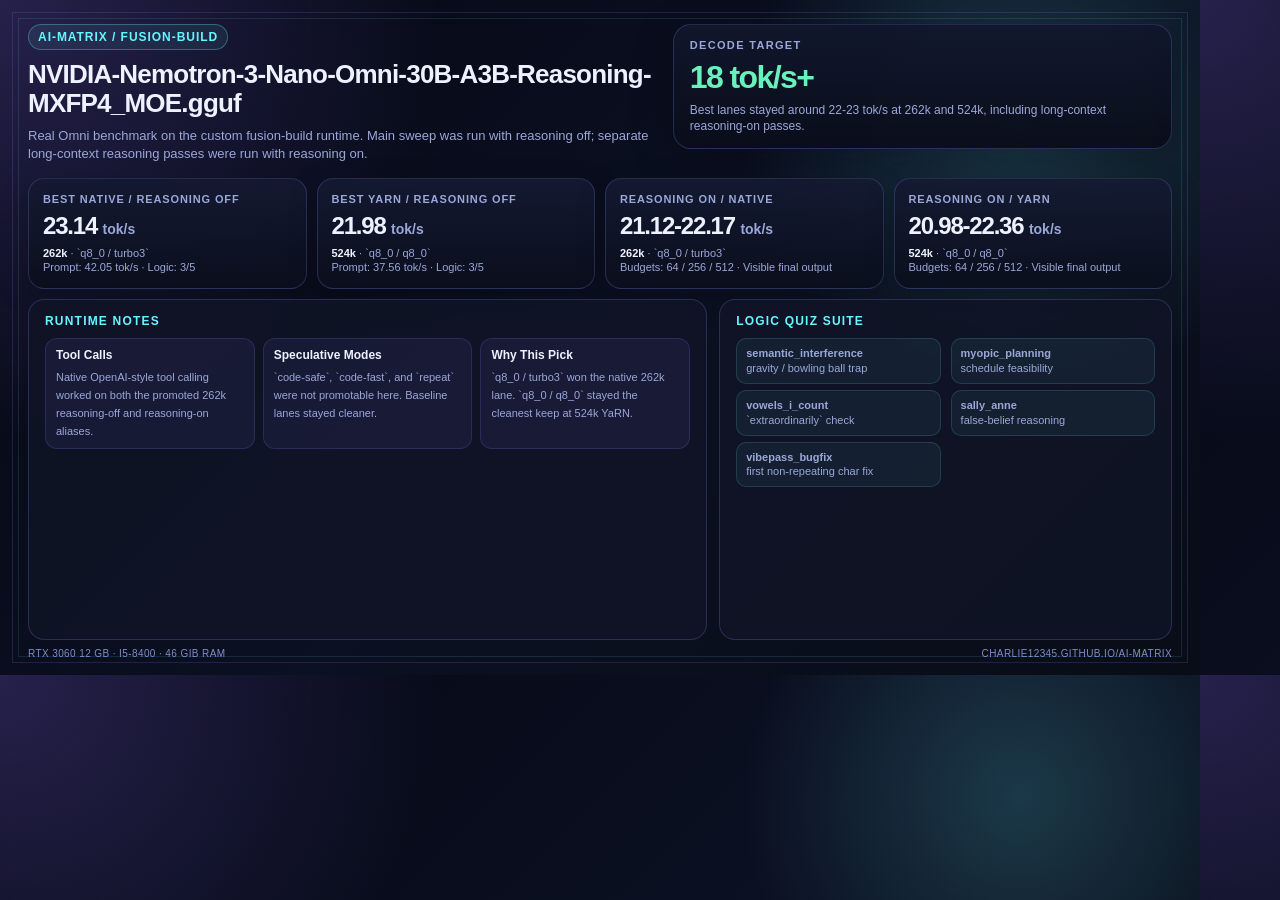
<file: nemotron-omni-twitter-card.html>
<!DOCTYPE html>
<html lang="en">
<head>
  <meta charset="UTF-8">
  <meta name="viewport" content="width=device-width, initial-scale=1.0">
  <title>Nemotron Omni Benchmark Card</title>
  <style>
    :root {
      color-scheme: dark;
      --bg: #060816;
      --panel: rgba(16, 20, 38, 0.9);
      --panel-strong: rgba(28, 34, 62, 0.95);
      --line: rgba(126, 147, 255, 0.22);
      --text: #eef2ff;
      --muted: #9ba7d8;
      --cyan: #66f5ff;
      --violet: #8f73ff;
      --mint: #69f0bb;
      --amber: #ffc966;
      --danger: #ff7a9d;
    }

    * {
      box-sizing: border-box;
    }

    html,
    body {
      margin: 0;
      width: 1200px;
      height: 675px;
      overflow: hidden;
    }

    body {
      font-family: "Segoe UI", "Helvetica Neue", Arial, sans-serif;
      color: var(--text);
      background:
        radial-gradient(circle at top left, rgba(143, 115, 255, 0.24), transparent 32%),
        radial-gradient(circle at 85% 18%, rgba(102, 245, 255, 0.18), transparent 24%),
        linear-gradient(135deg, #050713 0%, #0b1022 52%, #090d17 100%);
    }

    .frame {
      position: relative;
      width: 100%;
      height: 100%;
      padding: 24px 28px 16px;
      display: flex;
      flex-direction: column;
    }

    .frame::before,
    .frame::after {
      content: "";
      position: absolute;
      inset: 12px;
      border: 1px solid rgba(143, 115, 255, 0.18);
      pointer-events: none;
    }

    .frame::after {
      inset: 18px;
      border-color: rgba(102, 245, 255, 0.12);
    }

    .header {
      display: flex;
      justify-content: space-between;
      gap: 18px;
      align-items: flex-start;
      margin-bottom: 14px;
    }

    .eyebrow {
      display: inline-block;
      margin-bottom: 10px;
      padding: 5px 9px;
      border-radius: 999px;
      color: var(--cyan);
      border: 1px solid rgba(102, 245, 255, 0.3);
      background: rgba(102, 245, 255, 0.08);
      font-size: 12px;
      font-weight: 700;
      letter-spacing: 0.08em;
      text-transform: uppercase;
    }

    h1 {
      margin: 0;
      max-width: 720px;
      font-size: 26px;
      line-height: 1.1;
      letter-spacing: -0.03em;
    }

    .subhead {
      margin-top: 10px;
      max-width: 720px;
      color: var(--muted);
      font-size: 13px;
      line-height: 1.4;
    }

    .goal {
      min-width: 320px;
      padding: 14px 16px;
      border-radius: 18px;
      background: linear-gradient(180deg, rgba(17, 23, 45, 0.95), rgba(10, 13, 25, 0.95));
      border: 1px solid var(--line);
      box-shadow: 0 12px 40px rgba(0, 0, 0, 0.26);
    }

    .goal-label {
      color: var(--muted);
      text-transform: uppercase;
      letter-spacing: 0.12em;
      font-size: 11px;
      font-weight: 700;
    }

    .goal-value {
      margin-top: 8px;
      font-size: 32px;
      font-weight: 800;
      color: var(--mint);
      letter-spacing: -0.05em;
    }

    .goal-note {
      margin-top: 6px;
      color: var(--muted);
      font-size: 12px;
      line-height: 1.35;
    }

    .grid {
      display: grid;
      grid-template-columns: repeat(4, minmax(0, 1fr));
      gap: 10px;
      margin-bottom: 10px;
    }

    .tile {
      padding: 14px 14px 13px;
      border-radius: 16px;
      background: linear-gradient(180deg, rgba(20, 26, 50, 0.92), rgba(11, 15, 29, 0.96));
      border: 1px solid var(--line);
      box-shadow: 0 10px 30px rgba(0, 0, 0, 0.22);
    }

    .tile .label {
      color: var(--muted);
      font-size: 11px;
      letter-spacing: 0.08em;
      text-transform: uppercase;
      font-weight: 700;
    }

    .tile .metric {
      margin-top: 7px;
      font-size: 24px;
      font-weight: 800;
      letter-spacing: -0.05em;
    }

    .tile .metric span {
      color: var(--muted);
      font-size: 14px;
      font-weight: 600;
      letter-spacing: 0;
    }

    .tile .meta {
      margin-top: 6px;
      color: var(--muted);
      font-size: 11px;
      line-height: 1.35;
    }

    .tile strong {
      color: var(--text);
      font-weight: 700;
    }

    .bottom {
      display: grid;
      grid-template-columns: 1.5fr 1fr;
      gap: 12px;
      flex: 1;
      min-height: 0;
    }

    .panel {
      padding: 14px 16px;
      border-radius: 16px;
      background: var(--panel);
      border: 1px solid var(--line);
      overflow: hidden;
    }

    .panel-title {
      margin: 0 0 10px;
      color: var(--cyan);
      font-size: 12px;
      letter-spacing: 0.1em;
      text-transform: uppercase;
    }

    .facts {
      display: grid;
      grid-template-columns: repeat(3, minmax(0, 1fr));
      gap: 8px;
    }

    .fact {
      padding: 9px 10px;
      border-radius: 12px;
      background: rgba(143, 115, 255, 0.08);
      border: 1px solid rgba(143, 115, 255, 0.18);
      min-height: 72px;
    }

    .fact b {
      display: block;
      margin-bottom: 5px;
      font-size: 12px;
      color: var(--text);
    }

    .fact span {
      font-size: 11px;
      line-height: 1.35;
      color: var(--muted);
    }

    .logic-list {
      display: grid;
      grid-template-columns: 1fr 1fr;
      gap: 6px 10px;
      color: var(--muted);
      font-size: 11px;
      line-height: 1.35;
    }

    .logic-list div {
      padding: 7px 9px;
      border-radius: 10px;
      background: rgba(102, 245, 255, 0.06);
      border: 1px solid rgba(102, 245, 255, 0.14);
    }

    .footer {
      margin-top: 8px;
      display: flex;
      justify-content: space-between;
      color: #7f8cc5;
      font-size: 10px;
      letter-spacing: 0.04em;
      text-transform: uppercase;
    }
  </style>
</head>
<body>
  <div class="frame">
    <div class="header">
      <div>
        <div class="eyebrow">AI-Matrix / Fusion-Build</div>
        <h1>NVIDIA-Nemotron-3-Nano-Omni-30B-A3B-Reasoning-MXFP4_MOE.gguf</h1>
        <div class="subhead">
          Real Omni benchmark on the custom fusion-build runtime. Main sweep was run with reasoning off; separate long-context reasoning passes were run with reasoning on.
        </div>
      </div>
      <div class="goal">
        <div class="goal-label">Decode Target</div>
        <div class="goal-value">18 tok/s+</div>
        <div class="goal-note">Best lanes stayed around 22-23 tok/s at 262k and 524k, including long-context reasoning-on passes.</div>
      </div>
    </div>

    <div class="grid">
      <div class="tile">
        <div class="label">Best Native / Reasoning Off</div>
        <div class="metric">23.14 <span>tok/s</span></div>
        <div class="meta"><strong>262k</strong> · `q8_0 / turbo3`<br>Prompt: 42.05 tok/s · Logic: 3/5</div>
      </div>
      <div class="tile">
        <div class="label">Best YaRN / Reasoning Off</div>
        <div class="metric">21.98 <span>tok/s</span></div>
        <div class="meta"><strong>524k</strong> · `q8_0 / q8_0`<br>Prompt: 37.56 tok/s · Logic: 3/5</div>
      </div>
      <div class="tile">
        <div class="label">Reasoning On / Native</div>
        <div class="metric">21.12-22.17 <span>tok/s</span></div>
        <div class="meta"><strong>262k</strong> · `q8_0 / turbo3`<br>Budgets: 64 / 256 / 512 · Visible final output</div>
      </div>
      <div class="tile">
        <div class="label">Reasoning On / YaRN</div>
        <div class="metric">20.98-22.36 <span>tok/s</span></div>
        <div class="meta"><strong>524k</strong> · `q8_0 / q8_0`<br>Budgets: 64 / 256 / 512 · Visible final output</div>
      </div>
    </div>

    <div class="bottom">
      <div class="panel">
        <h2 class="panel-title">Runtime Notes</h2>
        <div class="facts">
          <div class="fact">
            <b>Tool Calls</b>
            <span>Native OpenAI-style tool calling worked on both the promoted 262k reasoning-off and reasoning-on aliases.</span>
          </div>
          <div class="fact">
            <b>Speculative Modes</b>
            <span>`code-safe`, `code-fast`, and `repeat` were not promotable here. Baseline lanes stayed cleaner.</span>
          </div>
          <div class="fact">
            <b>Why This Pick</b>
            <span>`q8_0 / turbo3` won the native 262k lane. `q8_0 / q8_0` stayed the cleanest keep at 524k YaRN.</span>
          </div>
        </div>
      </div>

      <div class="panel">
        <h2 class="panel-title">Logic Quiz Suite</h2>
        <div class="logic-list">
          <div><b>semantic_interference</b><br>gravity / bowling ball trap</div>
          <div><b>myopic_planning</b><br>schedule feasibility</div>
          <div><b>vowels_i_count</b><br>`extraordinarily` check</div>
          <div><b>sally_anne</b><br>false-belief reasoning</div>
          <div><b>vibepass_bugfix</b><br>first non-repeating char fix</div>
        </div>
      </div>
    </div>

    <div class="footer">
      <div>RTX 3060 12 GB · i5-8400 · 46 GiB RAM</div>
      <div>charlie12345.github.io/AI-Matrix</div>
    </div>
  </div>
</body>
</html>
</file>
<file: styles.css>
:root {
  --bg: #071018;
  --panel: rgba(13, 24, 33, 0.88);
  --panel-strong: #0f1b25;
  --text: #e8f4f8;
  --muted: #9db2bb;
  --border: rgba(119, 153, 168, 0.18);
  --accent: #1aa8b8;
  --accent-soft: rgba(26, 168, 184, 0.14);
  --accent-strong: #8ce6f0;
  --warm: #ff9f5c;
  --ok: #4dd39a;
  --warn: #ffbf75;
  --risk: #ff7b90;
  --shadow: 0 20px 42px rgba(0, 0, 0, 0.34);
  --radius: 22px;
  --radius-small: 14px;
  --font-display: "Fraunces", "Iowan Old Style", "Palatino Linotype", "Book Antiqua", serif;
  --font-body: "Atkinson Hyperlegible", "IBM Plex Sans", "Avenir Next", "Segoe UI", sans-serif;
}

* {
  box-sizing: border-box;
}

html {
  scroll-behavior: smooth;
}

body {
  margin: 0;
  min-height: 100vh;
  color: var(--text);
  font-family: var(--font-body);
  background:
    radial-gradient(circle at top left, rgba(255, 159, 92, 0.12), transparent 28%),
    radial-gradient(circle at top right, rgba(26, 168, 184, 0.12), transparent 30%),
    linear-gradient(180deg, #0a1219 0%, #070d13 100%);
}

a {
  color: var(--accent-strong);
}

.page-shell {
  display: grid;
  grid-template-columns: minmax(260px, 320px) minmax(0, 1fr);
  gap: 24px;
  padding: 24px;
}

.sidebar {
  position: sticky;
  top: 24px;
  align-self: start;
  display: grid;
  gap: 16px;
  max-height: calc(100vh - 48px);
  grid-template-rows: auto auto auto minmax(0, 1fr) auto;
  min-height: 0;
}

.brand-block,
.search-panel,
.filter-panel,
.nav-panel,
.sidebar-note,
.card,
.model-card {
  background: var(--panel);
  border: 1px solid var(--border);
  border-radius: var(--radius);
  box-shadow: var(--shadow);
  backdrop-filter: blur(10px);
}

.brand-block,
.search-panel,
.filter-panel,
.nav-panel,
.sidebar-note {
  padding: 18px;
}

.brand-block h1,
.content h2,
.family-header h2,
.model-head h3 {
  margin: 0;
  font-family: var(--font-display);
  font-weight: 600;
  letter-spacing: -0.02em;
}

.content {
  display: grid;
  gap: 24px;
}

.card,
.family-card,
.model-card {
  padding: 24px;
}

.eyebrow {
  margin: 0 0 8px;
  color: var(--accent-strong);
  font-size: 0.8rem;
  font-weight: 700;
  letter-spacing: 0.08em;
  text-transform: uppercase;
}

.sidebar-copy,
.hero-copy p,
.section-copy,
.family-summary,
.model-summary,
.panel-title,
.sidebar-note p,
.muted {
  color: var(--muted);
}

.search-panel span,
.panel-title {
  display: block;
  margin-bottom: 8px;
  font-size: 0.88rem;
  font-weight: 700;
}

.search-panel input {
  width: 100%;
  padding: 12px 14px;
  border: 1px solid var(--border);
  border-radius: 999px;
  background: rgba(7, 16, 24, 0.88);
  color: var(--text);
  font: inherit;
}

.search-panel input::placeholder {
  color: rgba(157, 178, 187, 0.78);
}

.filter-row,
.badge-row,
.meta-row,
.pill-row,
.hero-links,
.section-links {
  display: flex;
  flex-wrap: wrap;
  gap: 10px;
}

.filter-button,
.status-pill,
.metric-pill,
.table-pill,
.nav-badge {
  display: inline-flex;
  align-items: center;
  gap: 8px;
  padding: 8px 12px;
  border-radius: 999px;
  border: 1px solid transparent;
  font-size: 0.84rem;
  font-weight: 700;
  line-height: 1;
}

.filter-button {
  cursor: pointer;
  background: rgba(10, 19, 27, 0.76);
  border-color: var(--border);
  color: var(--muted);
}

.filter-button.active {
  background: var(--accent);
  color: #061117;
  border-color: var(--accent);
}

.status-stable-today,
.status-pass,
.status-promote,
.status-winner,
.status-retrieval-pass,
.status-reasoning-on,
 .status-stable-compact-ceiling,
 .status-best-short-lane,
 .status-best-extension-lane {
  background: rgba(45, 117, 88, 0.12);
  color: var(--ok);
}

.status-experimental-but-usable,
.status-usable,
.status-safe-alternative,
.status-reasoning-off,
 .status-fallback-batch,
 .status-baseline,
 .status-strong-alternative,
 .status-coherent-fallback {
  background: rgba(29, 107, 115, 0.12);
  color: var(--accent-strong);
}

.status-present-in-code-but-not-ready,
.status-fail,
.status-regressed,
.status-not-usable,
 .status-risk,
 .status-broken {
  background: rgba(142, 63, 63, 0.12);
  color: var(--risk);
}

.status-warning,
.status-coherent-but-slower {
  background: rgba(171, 93, 34, 0.12);
  color: var(--warn);
}

.family-nav {
  display: grid;
  gap: 10px;
  overflow-y: auto;
  min-height: 0;
  padding-right: 6px;
}

.nav-panel {
  display: grid;
  grid-template-rows: auto minmax(0, 1fr);
  min-height: 0;
}

.nav-group {
  display: grid;
  gap: 10px;
  padding: 14px;
  border-radius: var(--radius-small);
  background: rgba(9, 18, 26, 0.82);
  border: 1px solid var(--border);
}

.nav-item {
  display: grid;
  gap: 8px;
  padding: 0;
  text-decoration: none;
  background: transparent;
  border: 0;
  color: inherit;
}

.nav-item:hover,
.nav-item:focus {
  transform: translateY(-1px);
}

.nav-model-list {
  display: grid;
  gap: 8px;
}

.nav-subitem {
  display: block;
  padding: 10px 12px;
  border-radius: 12px;
  text-decoration: none;
  background: rgba(255, 255, 255, 0.03);
  border: 1px solid rgba(140, 230, 240, 0.08);
  color: var(--muted);
  font-size: 0.92rem;
  line-height: 1.35;
}

.nav-subitem:hover,
.nav-subitem:focus {
  color: var(--text);
  border-color: rgba(140, 230, 240, 0.22);
  background: rgba(140, 230, 240, 0.06);
}

.nav-title {
  font-weight: 700;
}

.mini-link {
  font-size: 0.9rem;
  font-weight: 700;
  text-decoration: none;
}

.panel-header,
.section-head,
.family-header,
.model-head {
  display: flex;
  align-items: start;
  justify-content: space-between;
  gap: 16px;
}

.summary-grid,
.glossary-grid,
.recommended-grid,
.model-grid,
.metrics-grid,
.edge-grid,
.status-guide {
  display: grid;
  gap: 16px;
}

.summary-grid,
.recommended-grid,
.metrics-grid {
  grid-template-columns: repeat(auto-fit, minmax(180px, 1fr));
}

.glossary-grid,
.edge-grid,
.status-guide {
  grid-template-columns: repeat(auto-fit, minmax(220px, 1fr));
}

.summary-card,
.recommended-card,
.glossary-item,
.status-item,
.edge-item,
.metric-card {
  padding: 18px;
  border-radius: var(--radius-small);
  border: 1px solid var(--border);
  background: var(--panel-strong);
}

.summary-card strong,
.recommended-card strong,
.metric-card strong {
  display: block;
  margin-top: 6px;
  font-size: 1.4rem;
  font-family: var(--font-display);
}

.hero-links a,
.section-links a {
  display: inline-flex;
  align-items: center;
  gap: 8px;
  padding: 10px 14px;
  border-radius: 999px;
  border: 1px solid var(--border);
  background: rgba(10, 19, 27, 0.76);
  font-weight: 700;
  text-decoration: none;
}

.family-sections {
  display: grid;
  gap: 24px;
}

.family-card {
  display: grid;
  gap: 20px;
  background: rgba(10, 18, 26, 0.92);
  border: 1px solid rgba(26, 168, 184, 0.16);
  border-radius: 30px;
  box-shadow: var(--shadow);
}

.family-summary {
  max-width: 76ch;
  line-height: 1.6;
}

.family-highlight-list {
  margin: 0;
  padding-left: 20px;
  color: var(--muted);
}

.family-highlight-list li + li {
  margin-top: 8px;
}

.model-grid {
  grid-template-columns: repeat(auto-fit, minmax(320px, 1fr));
}

.model-card {
  display: grid;
  gap: 18px;
  background: rgba(15, 27, 37, 0.92);
  border-radius: 26px;
}

.setting-list,
.setting-list dd,
.setting-list dt {
  margin: 0;
}

.setting-list {
  display: grid;
  grid-template-columns: repeat(auto-fit, minmax(160px, 1fr));
  gap: 12px;
  padding: 0;
}

.setting-list div {
  padding: 12px 14px;
  border-radius: var(--radius-small);
  background: rgba(26, 168, 184, 0.08);
  border: 1px solid rgba(26, 168, 184, 0.12);
}

.setting-list dt {
  margin-bottom: 4px;
  font-size: 0.82rem;
  font-weight: 700;
  color: var(--accent-strong);
  text-transform: uppercase;
  letter-spacing: 0.04em;
}

.setting-list dd {
  font-weight: 600;
}

.table-block {
  display: grid;
  gap: 10px;
}

.table-title {
  display: flex;
  align-items: center;
  justify-content: space-between;
  gap: 12px;
}

.table-title h4 {
  margin: 0;
  font-size: 1rem;
}

.table-wrap {
  overflow-x: auto;
  border: 1px solid var(--border);
  border-radius: 18px;
  background: rgba(8, 15, 21, 0.82);
}

table {
  width: 100%;
  border-collapse: collapse;
  min-width: 640px;
}

th,
td {
  padding: 12px 14px;
  text-align: left;
  vertical-align: top;
  border-bottom: 1px solid rgba(66, 83, 89, 0.09);
}

th {
  position: sticky;
  top: 0;
  background: #0d1923;
  font-size: 0.84rem;
  text-transform: uppercase;
  letter-spacing: 0.04em;
  color: var(--accent-strong);
}

tbody tr:nth-child(even) {
  background: rgba(26, 168, 184, 0.04);
}

.value-note {
  display: block;
  margin-top: 4px;
  color: var(--muted);
  font-size: 0.88rem;
}

.empty-state {
  padding: 18px;
  border-radius: 18px;
  background: rgba(255, 191, 117, 0.08);
  color: var(--warn);
}

.noscript-banner {
  margin: 16px 24px 24px;
  padding: 14px 16px;
  border-radius: 18px;
  background: rgba(255, 123, 144, 0.12);
  color: var(--risk);
}

@media (max-width: 1100px) {
  .page-shell {
    grid-template-columns: 1fr;
  }

  .sidebar {
    position: static;
    max-height: none;
    grid-template-rows: none;
  }

  .nav-panel,
  .family-nav {
    min-height: auto;
  }
}

@media (max-width: 720px) {
  .page-shell {
    padding: 14px;
    gap: 14px;
  }

  .card,
  .family-card,
  .model-card,
  .brand-block,
  .search-panel,
  .filter-panel,
  .nav-panel,
  .sidebar-note {
    padding: 18px;
  }

  .model-grid {
    grid-template-columns: 1fr;
  }

  table {
    min-width: 560px;
  }
}
</file>
